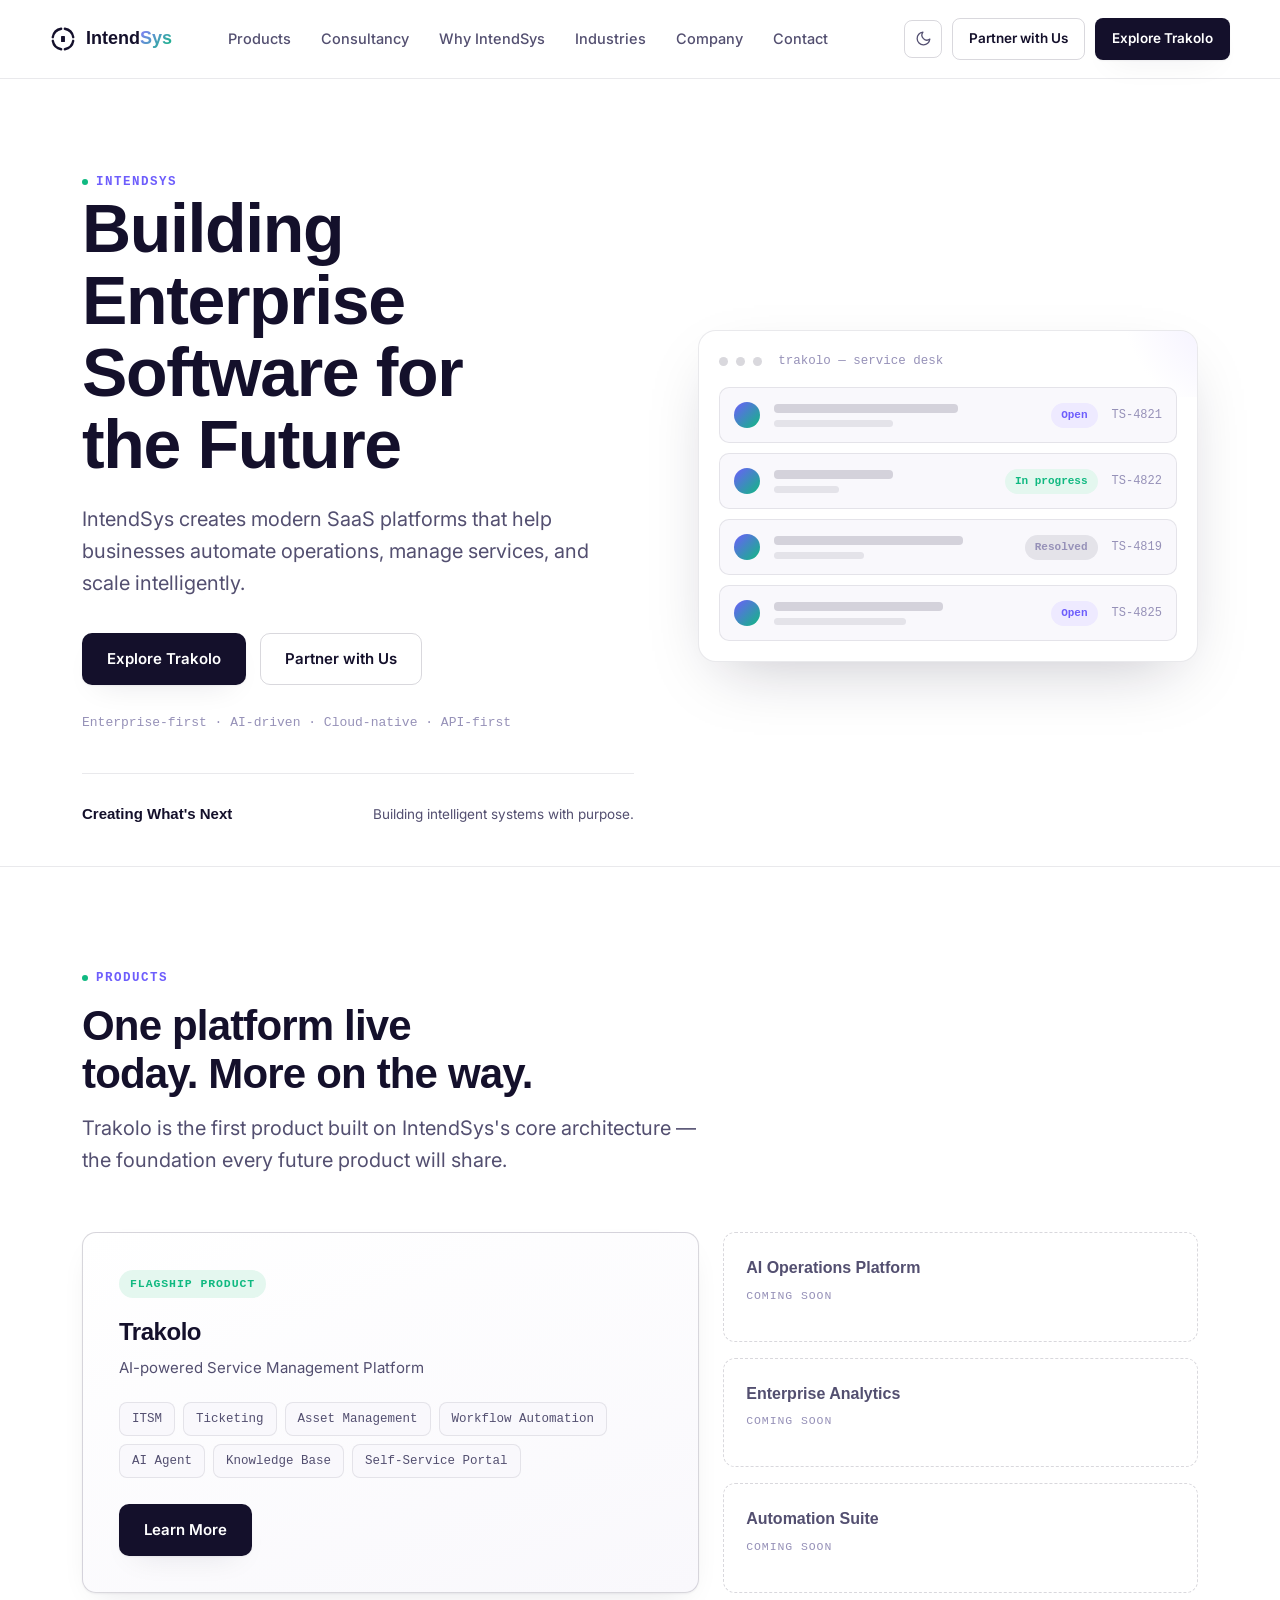
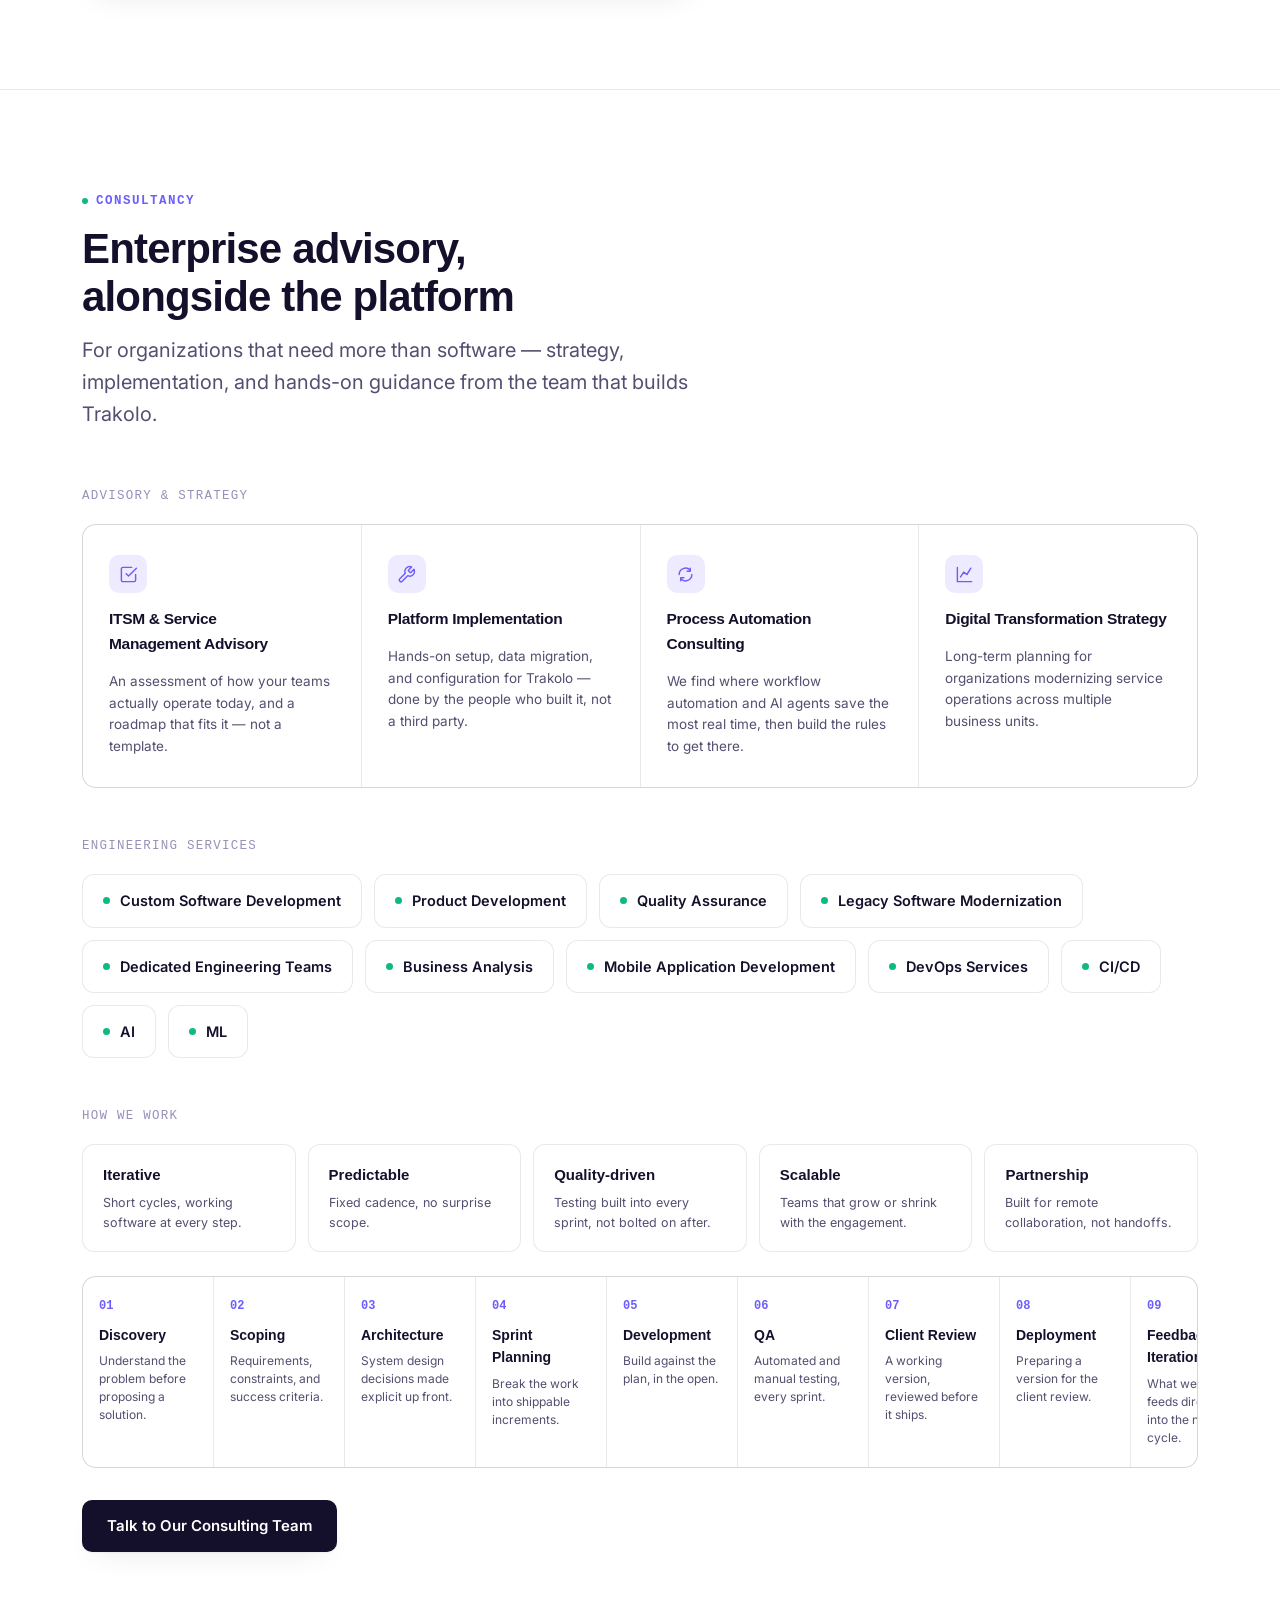
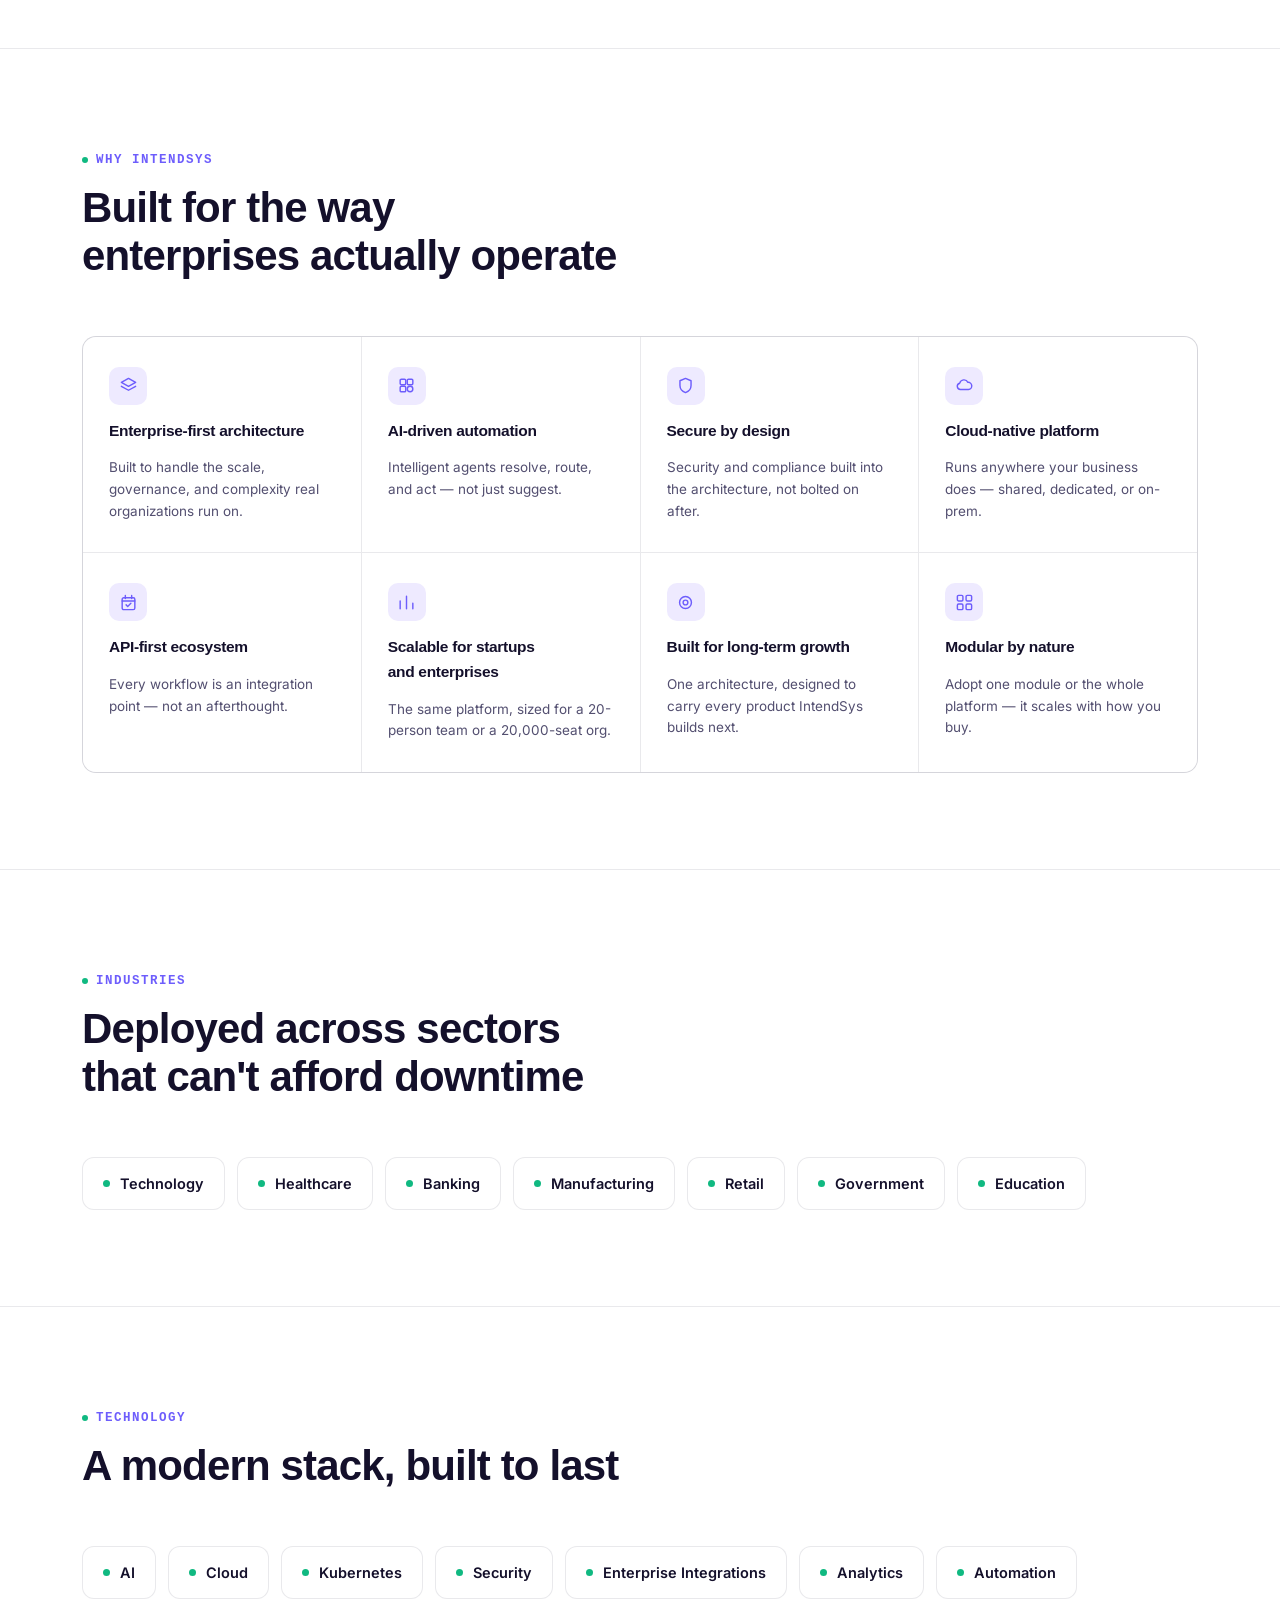
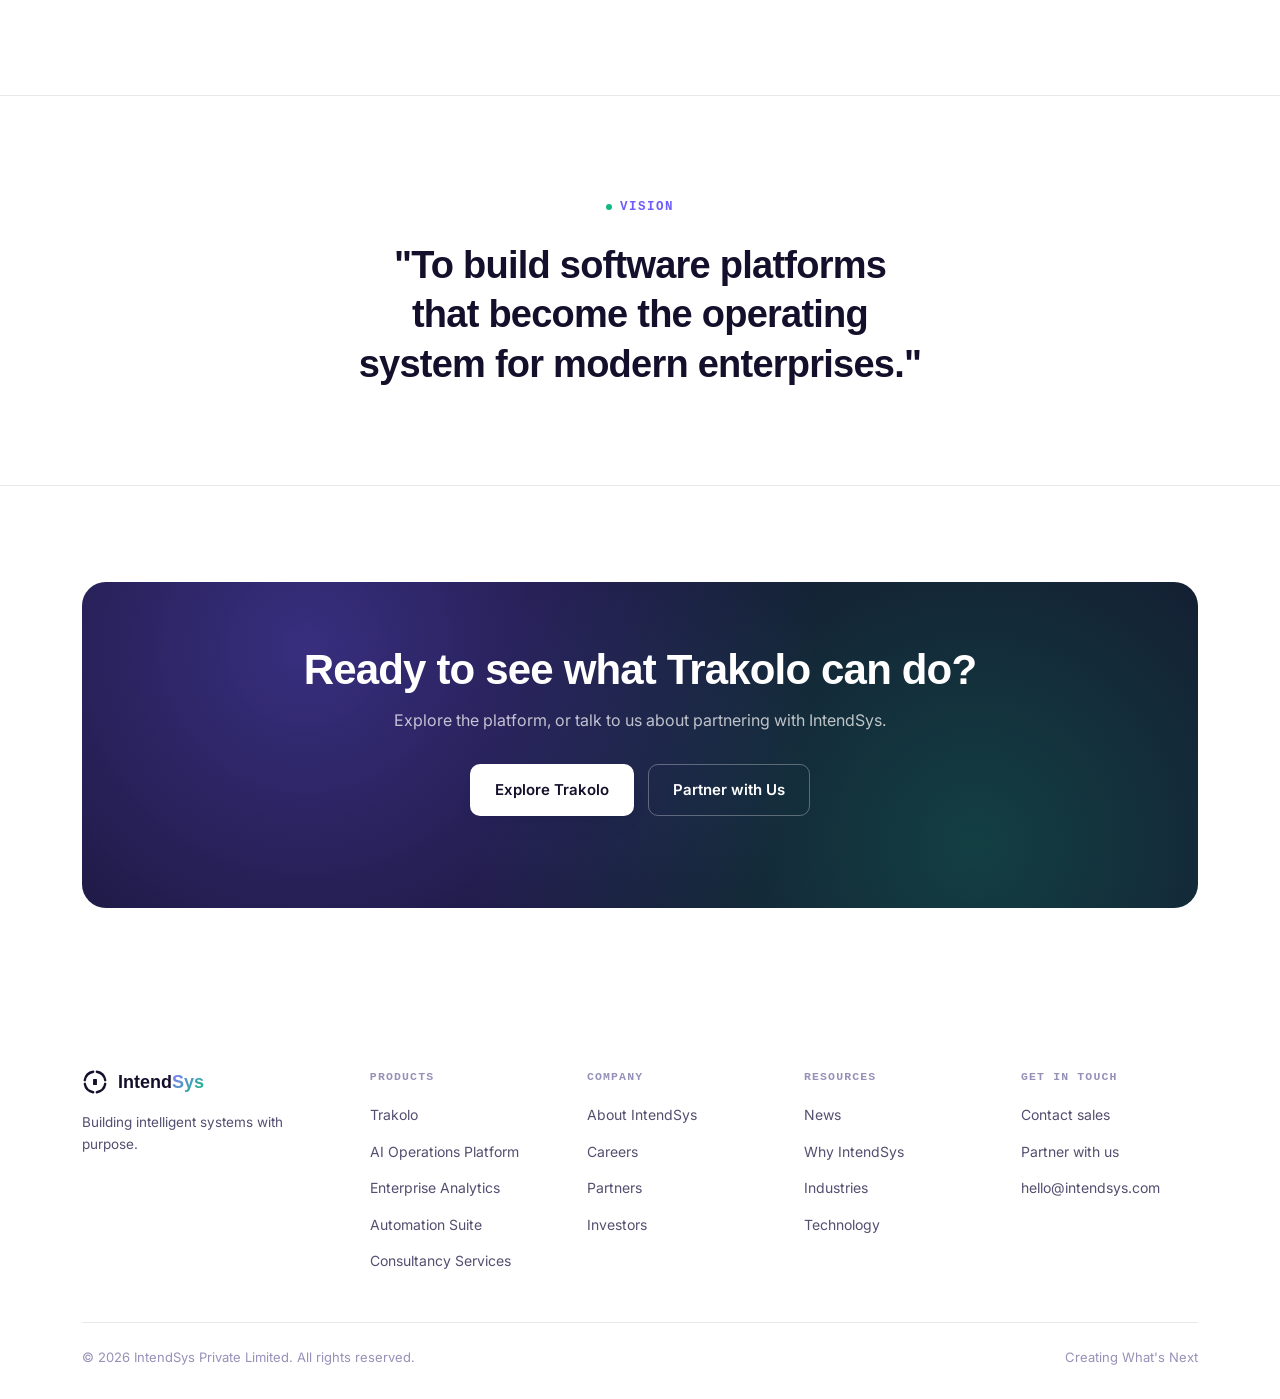
<file: index.html>
<!DOCTYPE html>
<html lang="en">
<head>
<meta charset="UTF-8">
<meta name="viewport" content="width=device-width, initial-scale=1.0">
<title>IntendSys — Enterprise Software for the Future</title>
<meta name="description" content="IntendSys builds modern SaaS platforms that help businesses automate operations, manage services, and scale intelligently. Home of Trakolo.">
<link rel="icon" href="data:image/svg+xml,%3Csvg xmlns='http://www.w3.org/2000/svg' viewBox='0 0 100 100'%3E%3Cpath d='M56.95 10.61A40 40 0 0189.39 43.05M89.39 56.95A40 40 0 0156.95 89.39M43.05 89.39A40 40 0 0110.61 56.95M10.61 43.05A40 40 0 0143.05 10.61' fill='none' stroke='%2314102B' stroke-width='9' stroke-linecap='round'/%3E%3Crect x='42.5' y='38.5' width='15' height='23' rx='2.2' fill='%2314102B'/%3E%3C/svg%3E">
<link rel="stylesheet" href="styles.css">
</head>
<body>

<header class="site-header">
  <nav class="wrap nav">
    <a href="index.html" class="logo">
      <svg viewBox="0 0 100 100"><path d="M56.95 10.61A40 40 0 0189.39 43.05M89.39 56.95A40 40 0 0156.95 89.39M43.05 89.39A40 40 0 0110.61 56.95M10.61 43.05A40 40 0 0143.05 10.61" fill="none" stroke="currentColor" stroke-width="9" stroke-linecap="round"/><rect x="42.5" y="38.5" width="15" height="23" rx="2.2" fill="currentColor"/></svg>
      <span class="logo-text">Intend<span class="accent">Sys</span></span>
    </a>
    <button class="nav-toggle" aria-label="Toggle menu" aria-expanded="false">☰</button>
    <div class="nav-links">
      <a href="index.html#products">Products</a>
      <a href="index.html#consultancy">Consultancy</a>
      <a href="index.html#why">Why IntendSys</a>
      <a href="index.html#industries">Industries</a>
      <a href="about.html">Company</a>
      <a href="contact.html">Contact</a>
    </div>
    <div class="nav-actions">
      <button class="theme-toggle" aria-label="Toggle dark mode">
        <svg class="moon" viewBox="0 0 24 24" fill="none" stroke="currentColor" stroke-width="1.8" stroke-linecap="round" stroke-linejoin="round"><path d="M21 12.79A9 9 0 1111.21 3 7 7 0 0021 12.79z"/></svg>
        <svg class="sun" viewBox="0 0 24 24" fill="none" stroke="currentColor" stroke-width="1.8" stroke-linecap="round" stroke-linejoin="round"><circle cx="12" cy="12" r="4"/><path d="M12 2v2M12 20v2M4.9 4.9l1.4 1.4M17.7 17.7l1.4 1.4M2 12h2M20 12h2M4.9 19.1l1.4-1.4M17.7 6.3l1.4-1.4"/></svg>
      </button>
      <a href="contact.html" class="btn btn-ghost btn-sm">Partner with Us</a>
      <a href="trakolo.html" class="btn btn-primary btn-sm">Explore Trakolo</a>
    </div>
  </nav>
</header>

<section class="hero">
  <div class="wrap hero-inner">
    <div>
      <span class="eyebrow">IntendSys</span>
      <h1>Building Enterprise Software for the Future</h1>
      <p class="lead">IntendSys creates modern SaaS platforms that help businesses automate operations, manage services, and scale intelligently.</p>
      <div class="hero-ctas">
        <a href="trakolo.html" class="btn btn-primary">Explore Trakolo</a>
        <a href="contact.html" class="btn btn-ghost">Partner with Us</a>
      </div>
      <div class="hero-note">Enterprise-first · AI-driven · Cloud-native · API-first</div>

      <div class="philosophy-strip">
        <span class="word">Creating What's Next</span>
        <span class="tag">Building intelligent systems with purpose.</span>
      </div>
    </div>

    <div class="mockup" aria-hidden="true">
      <div class="mockup-bar">
        <span class="mockup-dot"></span><span class="mockup-dot"></span><span class="mockup-dot"></span>
        <span class="mockup-title">trakolo — service desk</span>
      </div>
      <div class="ticket-row">
        <span class="ticket-avatar"></span>
        <div class="ticket-lines"><div class="l1"></div><div class="l2"></div></div>
        <span class="pill pill-open">Open</span>
        <span class="ticket-id">TS-4821</span>
      </div>
      <div class="ticket-row">
        <span class="ticket-avatar"></span>
        <div class="ticket-lines"><div class="l1" style="width:55%;"></div><div class="l2" style="width:30%;"></div></div>
        <span class="pill pill-progress">In progress</span>
        <span class="ticket-id">TS-4822</span>
      </div>
      <div class="ticket-row">
        <span class="ticket-avatar"></span>
        <div class="ticket-lines"><div class="l1" style="width:80%;"></div><div class="l2" style="width:38%;"></div></div>
        <span class="pill pill-done">Resolved</span>
        <span class="ticket-id">TS-4819</span>
      </div>
      <div class="ticket-row">
        <span class="ticket-avatar"></span>
        <div class="ticket-lines"><div class="l1" style="width:64%;"></div><div class="l2" style="width:50%;"></div></div>
        <span class="pill pill-open">Open</span>
        <span class="ticket-id">TS-4825</span>
      </div>
    </div>
  </div>
</section>

<section id="products">
  <div class="wrap">
    <div class="section-head">
      <span class="eyebrow">Products</span>
      <h2>One platform live today. More on the way.</h2>
      <p class="lead">Trakolo is the first product built on IntendSys's core architecture — the foundation every future product will share.</p>
    </div>

    <div class="product-grid">
      <div class="product-card flagship">
        <span class="badge">Flagship product</span>
        <h3>Trakolo</h3>
        <p class="tagline">AI-powered Service Management Platform</p>
        <div class="feature-tags">
          <span>ITSM</span><span>Ticketing</span><span>Asset Management</span>
          <span>Workflow Automation</span><span>AI Agent</span><span>Knowledge Base</span>
          <span>Self-Service Portal</span>
        </div>
        <a href="trakolo.html" class="btn btn-primary">Learn More</a>
      </div>

      <div class="coming-soon-grid">
        <div class="soon-card">
          <span class="name">AI Operations Platform</span>
          <span class="tag">Coming soon</span>
        </div>
        <div class="soon-card">
          <span class="name">Enterprise Analytics</span>
          <span class="tag">Coming soon</span>
        </div>
        <div class="soon-card">
          <span class="name">Automation Suite</span>
          <span class="tag">Coming soon</span>
        </div>
      </div>
    </div>
  </div>
</section>

<section id="consultancy">
  <div class="wrap">
    <div class="section-head">
      <span class="eyebrow">Consultancy</span>
      <h2>Enterprise advisory, alongside the platform</h2>
      <p class="lead">For organizations that need more than software — strategy, implementation, and hands-on guidance from the team that builds Trakolo.</p>
    </div>
    <div class="subhead" style="margin-top:8px;">Advisory &amp; Strategy</div>
    <div class="feature-grid">
      <div class="feature-item">
        <span class="icon"><svg viewBox="0 0 24 24" fill="none" stroke="currentColor" stroke-width="1.8" stroke-linecap="round" stroke-linejoin="round"><path d="M9 11l3 3L22 4"/><path d="M21 12v7a2 2 0 01-2 2H5a2 2 0 01-2-2V5a2 2 0 012-2h11"/></svg></span>
        <h4>ITSM &amp; Service Management Advisory</h4>
        <p>An assessment of how your teams actually operate today, and a roadmap that fits it — not a template.</p>
      </div>
      <div class="feature-item">
        <span class="icon"><svg viewBox="0 0 24 24" fill="none" stroke="currentColor" stroke-width="1.8" stroke-linecap="round" stroke-linejoin="round"><path d="M14.7 6.3a1 1 0 000 1.4l1.6 1.6a1 1 0 001.4 0l3.77-3.77a6 6 0 01-7.94 7.94l-6.91 6.91a2.12 2.12 0 01-3-3l6.91-6.91a6 6 0 017.94-7.94l-3.76 3.76z"/></svg></span>
        <h4>Platform Implementation</h4>
        <p>Hands-on setup, data migration, and configuration for Trakolo — done by the people who built it, not a third party.</p>
      </div>
      <div class="feature-item">
        <span class="icon"><svg viewBox="0 0 24 24" fill="none" stroke="currentColor" stroke-width="1.8" stroke-linecap="round" stroke-linejoin="round"><path d="M4 12a8 8 0 0114-5.3M20 12a8 8 0 01-14 5.3"/><path d="M18 4v4h-4M6 20v-4h4"/></svg></span>
        <h4>Process Automation Consulting</h4>
        <p>We find where workflow automation and AI agents save the most real time, then build the rules to get there.</p>
      </div>
      <div class="feature-item">
        <span class="icon"><svg viewBox="0 0 24 24" fill="none" stroke="currentColor" stroke-width="1.8" stroke-linecap="round" stroke-linejoin="round"><path d="M3 3v18h18"/><path d="M7 15l4-6 4 3 5-8"/></svg></span>
        <h4>Digital Transformation Strategy</h4>
        <p>Long-term planning for organizations modernizing service operations across multiple business units.</p>
      </div>
    </div>

    <div class="subhead">Engineering Services</div>
    <div class="chip-grid">
      <span class="chip"><span class="dot"></span>Custom Software Development</span>
      <span class="chip"><span class="dot"></span>Product Development</span>
      <span class="chip"><span class="dot"></span>Quality Assurance</span>
      <span class="chip"><span class="dot"></span>Legacy Software Modernization</span>
      <span class="chip"><span class="dot"></span>Dedicated Engineering Teams</span>
      <span class="chip"><span class="dot"></span>Business Analysis</span>
      <span class="chip"><span class="dot"></span>Mobile Application Development</span>
      <span class="chip"><span class="dot"></span>DevOps Services</span>
      <span class="chip"><span class="dot"></span>CI/CD</span>
      <span class="chip"><span class="dot"></span>AI</span>
      <span class="chip"><span class="dot"></span>ML</span>
    </div>

    <div class="subhead">How We Work</div>
    <div class="principle-row" style="margin-bottom:24px;">
      <div class="principle"><div class="name">Iterative</div><div class="desc">Short cycles, working software at every step.</div></div>
      <div class="principle"><div class="name">Predictable</div><div class="desc">Fixed cadence, no surprise scope.</div></div>
      <div class="principle"><div class="name">Quality-driven</div><div class="desc">Testing built into every sprint, not bolted on after.</div></div>
      <div class="principle"><div class="name">Scalable</div><div class="desc">Teams that grow or shrink with the engagement.</div></div>
      <div class="principle"><div class="name">Partnership</div><div class="desc">Built for remote collaboration, not handoffs.</div></div>
    </div>
    <div class="process-strip">
      <div class="process-step"><div class="num">01</div><div class="name">Discovery</div><div class="desc">Understand the problem before proposing a solution.</div></div>
      <div class="process-step"><div class="num">02</div><div class="name">Scoping</div><div class="desc">Requirements, constraints, and success criteria.</div></div>
      <div class="process-step"><div class="num">03</div><div class="name">Architecture</div><div class="desc">System design decisions made explicit up front.</div></div>
      <div class="process-step"><div class="num">04</div><div class="name">Sprint Planning</div><div class="desc">Break the work into shippable increments.</div></div>
      <div class="process-step"><div class="num">05</div><div class="name">Development</div><div class="desc">Build against the plan, in the open.</div></div>
      <div class="process-step"><div class="num">06</div><div class="name">QA</div><div class="desc">Automated and manual testing, every sprint.</div></div>
      <div class="process-step"><div class="num">07</div><div class="name">Client Review</div><div class="desc">A working version, reviewed before it ships.</div></div>
      <div class="process-step"><div class="num">08</div><div class="name">Deployment</div><div class="desc">Preparing a version for the client review.</div></div>
      <div class="process-step"><div class="num">09</div><div class="name">Feedback &amp; Iteration</div><div class="desc">What we learn feeds directly into the next cycle.</div></div>
    </div>

    <div style="margin-top:32px;">
      <a href="contact.html" class="btn btn-primary">Talk to Our Consulting Team</a>
    </div>
  </div>
</section>

<section id="why">
  <div class="wrap">
    <div class="section-head">
      <span class="eyebrow">Why IntendSys</span>
      <h2>Built for the way enterprises actually operate</h2>
    </div>
    <div class="feature-grid">
      <div class="feature-item">
        <span class="icon"><svg viewBox="0 0 24 24" fill="none" stroke="currentColor" stroke-width="1.8" stroke-linecap="round" stroke-linejoin="round"><path d="M12 3l9 5-9 5-9-5 9-5z"/><path d="M3 13l9 5 9-5"/></svg></span>
        <h4>Enterprise-first architecture</h4>
        <p>Built to handle the scale, governance, and complexity real organizations run on.</p>
      </div>
      <div class="feature-item">
        <span class="icon"><svg viewBox="0 0 24 24" fill="none" stroke="currentColor" stroke-width="1.8" stroke-linecap="round" stroke-linejoin="round"><rect x="4" y="4" width="7" height="7" rx="1.5"/><rect x="13" y="4" width="7" height="7" rx="1.5"/><rect x="4" y="13" width="7" height="7" rx="1.5"/><circle cx="16.5" cy="16.5" r="3.5"/></svg></span>
        <h4>AI-driven automation</h4>
        <p>Intelligent agents resolve, route, and act — not just suggest.</p>
      </div>
      <div class="feature-item">
        <span class="icon"><svg viewBox="0 0 24 24" fill="none" stroke="currentColor" stroke-width="1.8" stroke-linecap="round" stroke-linejoin="round"><path d="M12 3l7 3v6c0 4.5-3 7.5-7 9-4-1.5-7-4.5-7-9V6l7-3z"/></svg></span>
        <h4>Secure by design</h4>
        <p>Security and compliance built into the architecture, not bolted on after.</p>
      </div>
      <div class="feature-item">
        <span class="icon"><svg viewBox="0 0 24 24" fill="none" stroke="currentColor" stroke-width="1.8" stroke-linecap="round" stroke-linejoin="round"><path d="M7 17a4 4 0 01-1-7.9A5.5 5.5 0 0116.3 8 4.5 4.5 0 0117 17H7z"/></svg></span>
        <h4>Cloud-native platform</h4>
        <p>Runs anywhere your business does — shared, dedicated, or on-prem.</p>
      </div>
      <div class="feature-item">
        <span class="icon"><svg viewBox="0 0 24 24" fill="none" stroke="currentColor" stroke-width="1.8" stroke-linecap="round" stroke-linejoin="round"><path d="M8 3v4M16 3v4M4 10h16"/><rect x="4" y="6" width="16" height="15" rx="2"/><path d="M9 15l2 2 4-4"/></svg></span>
        <h4>API-first ecosystem</h4>
        <p>Every workflow is an integration point — not an afterthought.</p>
      </div>
      <div class="feature-item">
        <span class="icon"><svg viewBox="0 0 24 24" fill="none" stroke="currentColor" stroke-width="1.8" stroke-linecap="round" stroke-linejoin="round"><path d="M4 20V10M12 20V4M20 20v-7"/></svg></span>
        <h4>Scalable for startups and enterprises</h4>
        <p>The same platform, sized for a 20-person team or a 20,000-seat org.</p>
      </div>
      <div class="feature-item">
        <span class="icon"><svg viewBox="0 0 24 24" fill="none" stroke="currentColor" stroke-width="1.8" stroke-linecap="round" stroke-linejoin="round"><circle cx="12" cy="12" r="3"/><circle cx="12" cy="12" r="7.5"/></svg></span>
        <h4>Built for long-term growth</h4>
        <p>One architecture, designed to carry every product IntendSys builds next.</p>
      </div>
      <div class="feature-item">
        <span class="icon"><svg viewBox="0 0 24 24" fill="none" stroke="currentColor" stroke-width="1.8" stroke-linecap="round" stroke-linejoin="round"><rect x="3" y="3" width="7" height="7" rx="1.5"/><rect x="14" y="3" width="7" height="7" rx="1.5"/><rect x="3" y="14" width="7" height="7" rx="1.5"/><rect x="14" y="14" width="7" height="7" rx="1.5"/></svg></span>
        <h4>Modular by nature</h4>
        <p>Adopt one module or the whole platform — it scales with how you buy.</p>
      </div>
    </div>
  </div>
</section>

<section id="industries">
  <div class="wrap">
    <div class="section-head">
      <span class="eyebrow">Industries</span>
      <h2>Deployed across sectors that can't afford downtime</h2>
    </div>
    <div class="chip-grid">
      <span class="chip"><span class="dot"></span>Technology</span>
      <span class="chip"><span class="dot"></span>Healthcare</span>
      <span class="chip"><span class="dot"></span>Banking</span>
      <span class="chip"><span class="dot"></span>Manufacturing</span>
      <span class="chip"><span class="dot"></span>Retail</span>
      <span class="chip"><span class="dot"></span>Government</span>
      <span class="chip"><span class="dot"></span>Education</span>
    </div>
  </div>
</section>

<section id="technology">
  <div class="wrap">
    <div class="section-head">
      <span class="eyebrow">Technology</span>
      <h2>A modern stack, built to last</h2>
    </div>
    <div class="chip-grid">
      <span class="chip"><span class="dot"></span>AI</span>
      <span class="chip"><span class="dot"></span>Cloud</span>
      <span class="chip"><span class="dot"></span>Kubernetes</span>
      <span class="chip"><span class="dot"></span>Security</span>
      <span class="chip"><span class="dot"></span>Enterprise Integrations</span>
      <span class="chip"><span class="dot"></span>Analytics</span>
      <span class="chip"><span class="dot"></span>Automation</span>
    </div>
  </div>
</section>

<section class="vision">
  <div class="wrap vision-inner">
    <span class="eyebrow">Vision</span>
    <blockquote>"To build software platforms that become the operating system for modern enterprises."</blockquote>
  </div>
</section>

<section>
  <div class="wrap">
    <div class="cta-band">
      <h2>Ready to see what Trakolo can do?</h2>
      <p>Explore the platform, or talk to us about partnering with IntendSys.</p>
      <div class="hero-ctas">
        <a href="trakolo.html" class="btn btn-primary">Explore Trakolo</a>
        <a href="contact.html" class="btn btn-ghost">Partner with Us</a>
      </div>
    </div>
  </div>
</section>

<footer>
  <div class="wrap">
    <div class="footer-top">
      <div class="footer-brand">
        <a href="index.html" class="logo">
          <svg viewBox="0 0 100 100"><path d="M56.95 10.61A40 40 0 0189.39 43.05M89.39 56.95A40 40 0 0156.95 89.39M43.05 89.39A40 40 0 0110.61 56.95M10.61 43.05A40 40 0 0143.05 10.61" fill="none" stroke="currentColor" stroke-width="9" stroke-linecap="round"/><rect x="42.5" y="38.5" width="15" height="23" rx="2.2" fill="currentColor"/></svg>
          <span class="logo-text">Intend<span class="accent">Sys</span></span>
        </a>
        <p>Building intelligent systems with purpose.</p>
      </div>
      <div class="footer-col">
        <h5>Products</h5>
        <ul>
          <li><a href="trakolo.html">Trakolo</a></li>
          <li><a href="index.html#products">AI Operations Platform</a></li>
          <li><a href="index.html#products">Enterprise Analytics</a></li>
          <li><a href="index.html#products">Automation Suite</a></li>
          <li><a href="index.html#consultancy">Consultancy Services</a></li>
        </ul>
      </div>
      <div class="footer-col">
        <h5>Company</h5>
        <ul>
          <li><a href="about.html">About IntendSys</a></li>
          <li><a href="about.html#careers">Careers</a></li>
          <li><a href="about.html#partners">Partners</a></li>
          <li><a href="about.html#investors">Investors</a></li>
        </ul>
      </div>
      <div class="footer-col">
        <h5>Resources</h5>
        <ul>
          <li><a href="about.html#news">News</a></li>
          <li><a href="index.html#why">Why IntendSys</a></li>
          <li><a href="index.html#industries">Industries</a></li>
          <li><a href="index.html#technology">Technology</a></li>
        </ul>
      </div>
      <div class="footer-col">
        <h5>Get in touch</h5>
        <ul>
          <li><a href="contact.html">Contact sales</a></li>
          <li><a href="contact.html">Partner with us</a></li>
          <li><a href="mailto:hello@intendsys.com">hello@intendsys.com</a></li>
        </ul>
      </div>
    </div>
    <div class="footer-bottom">
      <span>© 2026 IntendSys Private Limited. All rights reserved.</span>
      <span>Creating What's Next</span>
    </div>
  </div>
</footer>

<script src="nav.js"></script>
</body>
</html>
</file>
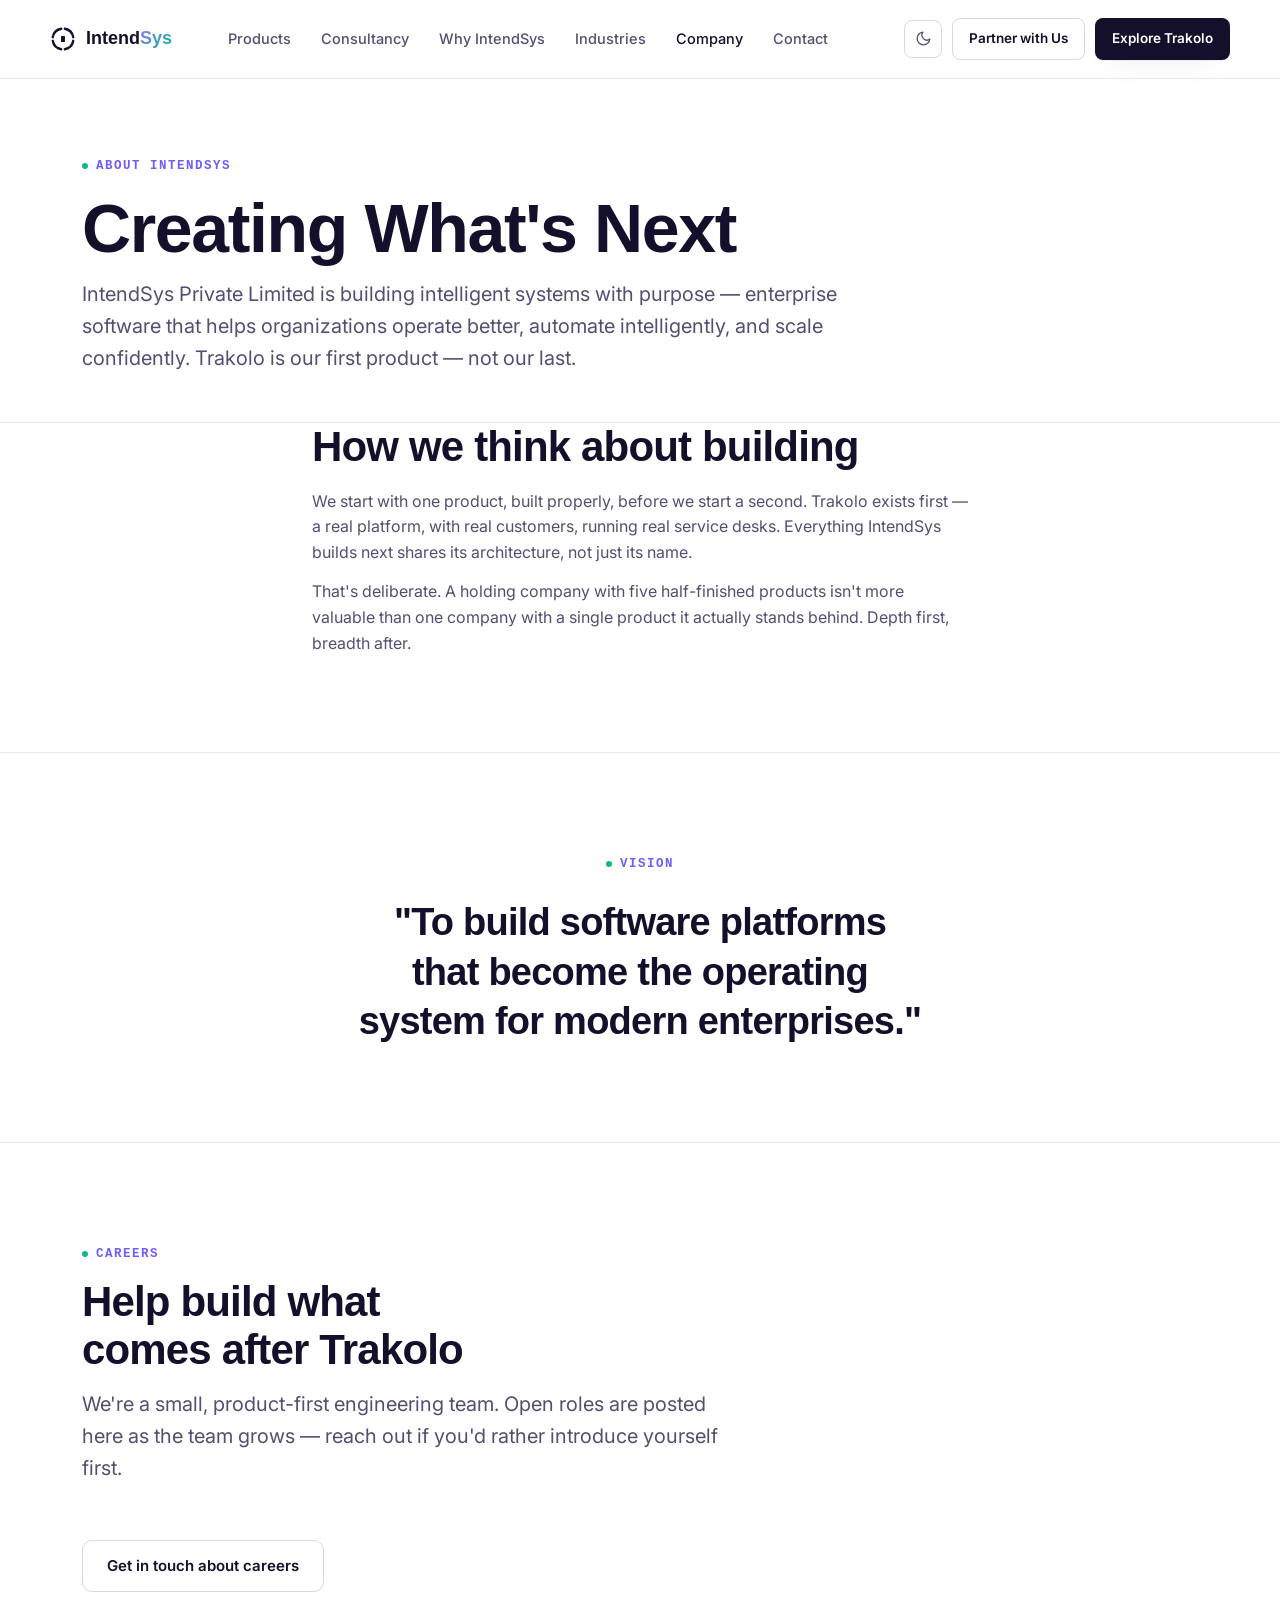
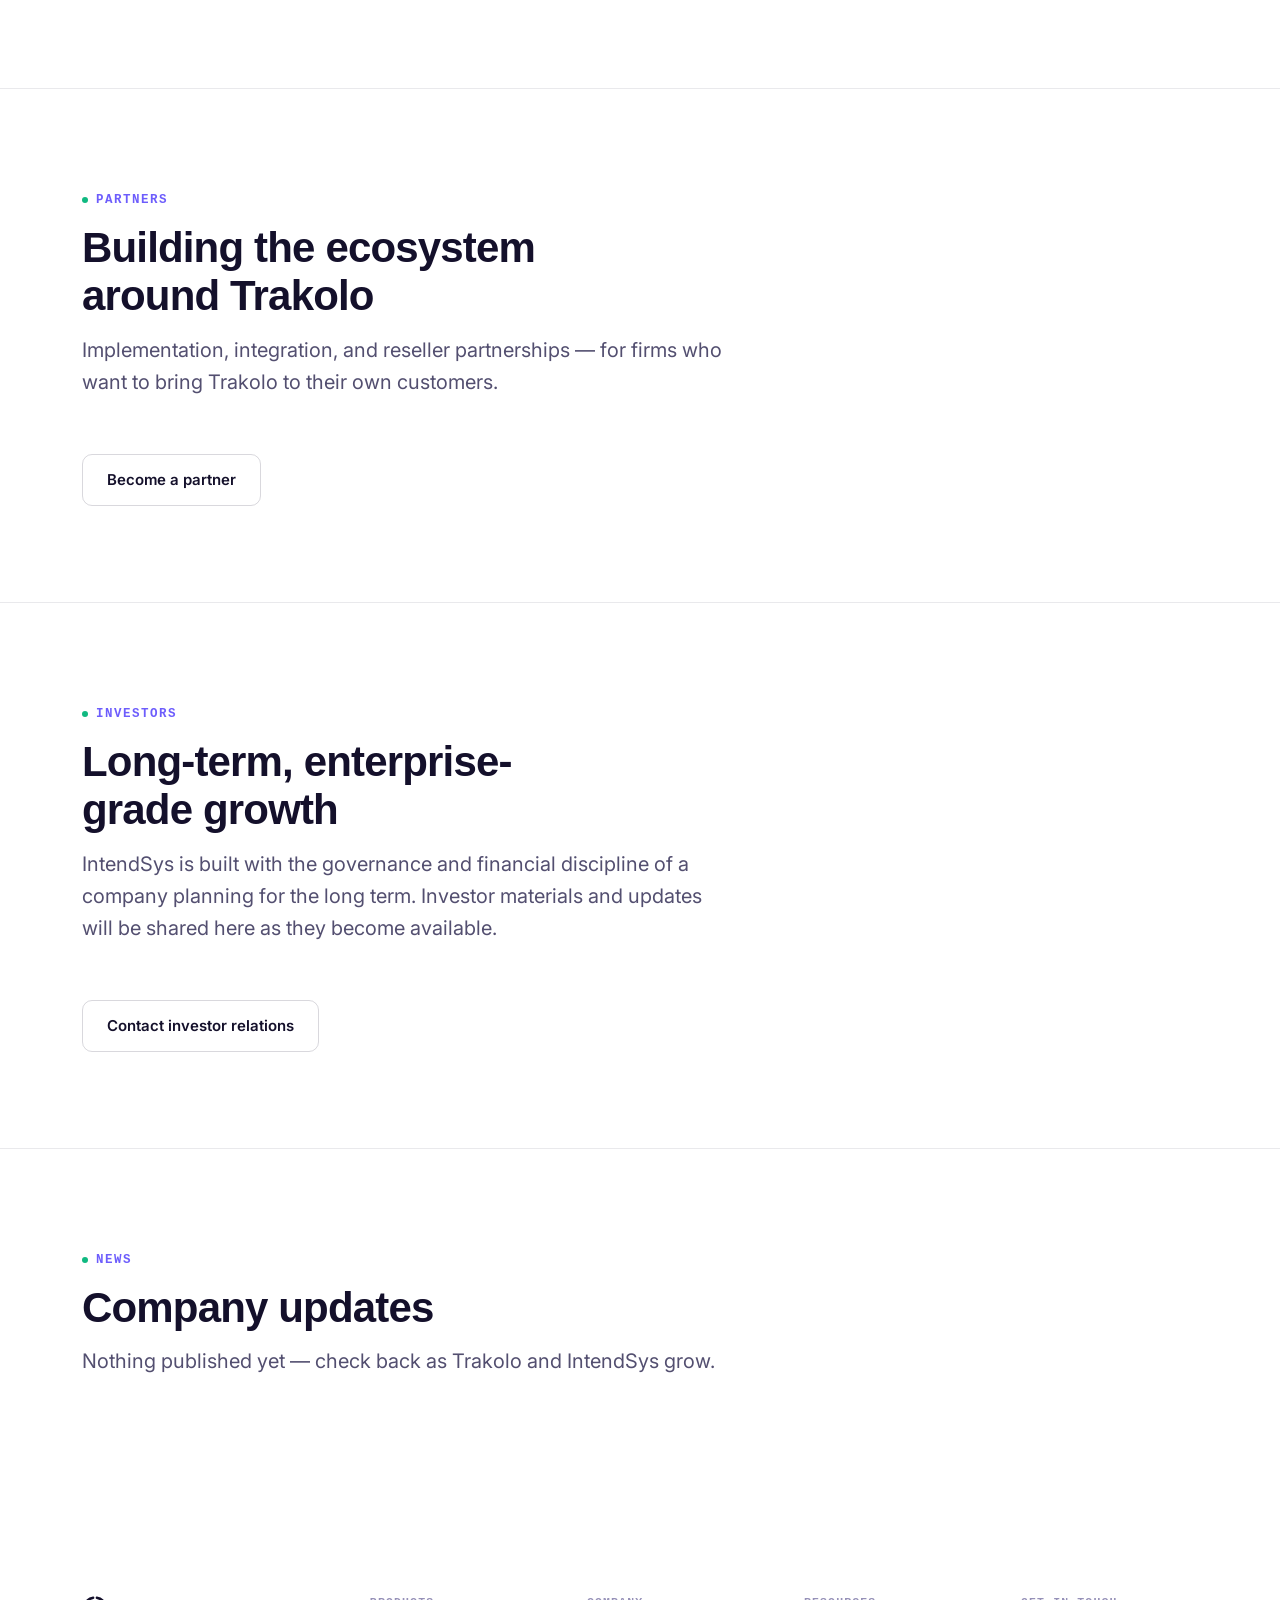
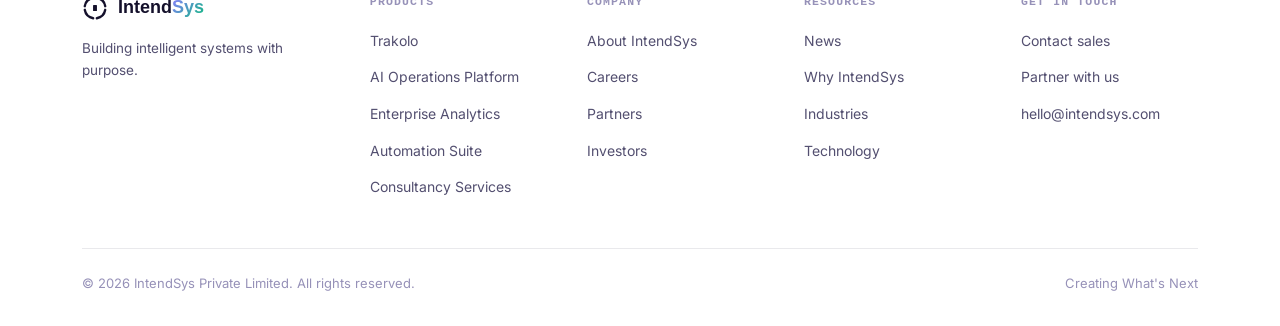
<file: about.html>
<!DOCTYPE html>
<html lang="en">
<head>
<meta charset="UTF-8">
<meta name="viewport" content="width=device-width, initial-scale=1.0">
<title>About IntendSys — Creating What's Next</title>
<meta name="description" content="IntendSys Private Limited — the company behind Trakolo. Our vision, careers, partners, investors, and news.">
<link rel="icon" href="data:image/svg+xml,%3Csvg xmlns='http://www.w3.org/2000/svg' viewBox='0 0 100 100'%3E%3Cpath d='M56.95 10.61A40 40 0 0189.39 43.05M89.39 56.95A40 40 0 0156.95 89.39M43.05 89.39A40 40 0 0110.61 56.95M10.61 43.05A40 40 0 0143.05 10.61' fill='none' stroke='%2314102B' stroke-width='9' stroke-linecap='round'/%3E%3Crect x='42.5' y='38.5' width='15' height='23' rx='2.2' fill='%2314102B'/%3E%3C/svg%3E">
<link rel="stylesheet" href="styles.css">
</head>
<body>

<header class="site-header">
  <nav class="wrap nav">
    <a href="index.html" class="logo">
      <svg viewBox="0 0 100 100"><path d="M56.95 10.61A40 40 0 0189.39 43.05M89.39 56.95A40 40 0 0156.95 89.39M43.05 89.39A40 40 0 0110.61 56.95M10.61 43.05A40 40 0 0143.05 10.61" fill="none" stroke="currentColor" stroke-width="9" stroke-linecap="round"/><rect x="42.5" y="38.5" width="15" height="23" rx="2.2" fill="currentColor"/></svg>
      <span class="logo-text">Intend<span class="accent">Sys</span></span>
    </a>
    <button class="nav-toggle" aria-label="Toggle menu" aria-expanded="false">☰</button>
    <div class="nav-links">
      <a href="index.html#products">Products</a>
      <a href="index.html#consultancy">Consultancy</a>
      <a href="index.html#why">Why IntendSys</a>
      <a href="index.html#industries">Industries</a>
      <a href="about.html" class="current">Company</a>
      <a href="contact.html">Contact</a>
    </div>
    <div class="nav-actions">
      <button class="theme-toggle" aria-label="Toggle dark mode">
        <svg class="moon" viewBox="0 0 24 24" fill="none" stroke="currentColor" stroke-width="1.8" stroke-linecap="round" stroke-linejoin="round"><path d="M21 12.79A9 9 0 1111.21 3 7 7 0 0021 12.79z"/></svg>
        <svg class="sun" viewBox="0 0 24 24" fill="none" stroke="currentColor" stroke-width="1.8" stroke-linecap="round" stroke-linejoin="round"><circle cx="12" cy="12" r="4"/><path d="M12 2v2M12 20v2M4.9 4.9l1.4 1.4M17.7 17.7l1.4 1.4M2 12h2M20 12h2M4.9 19.1l1.4-1.4M17.7 6.3l1.4-1.4"/></svg>
      </button>
      <a href="contact.html" class="btn btn-ghost btn-sm">Partner with Us</a>
      <a href="trakolo.html" class="btn btn-primary btn-sm">Explore Trakolo</a>
    </div>
  </nav>
</header>

<section class="page-header">
  <div class="wrap">
    <span class="eyebrow">About IntendSys</span>
    <h1>Creating What's Next</h1>
    <p class="lead">IntendSys Private Limited is building intelligent systems with purpose — enterprise software that helps organizations operate better, automate intelligently, and scale confidently. Trakolo is our first product — not our last.</p>
  </div>
</section>

<section style="padding-top:0;">
  <div class="wrap vision-inner" style="text-align:left; max-width:720px;">
    <h2 style="margin-bottom:18px;">How we think about building</h2>
    <p style="margin-bottom:14px;">We start with one product, built properly, before we start a second. Trakolo exists first — a real platform, with real customers, running real service desks. Everything IntendSys builds next shares its architecture, not just its name.</p>
    <p>That's deliberate. A holding company with five half-finished products isn't more valuable than one company with a single product it actually stands behind. Depth first, breadth after.</p>
  </div>
</section>

<section class="vision" id="vision">
  <div class="wrap vision-inner">
    <span class="eyebrow">Vision</span>
    <blockquote>"To build software platforms that become the operating system for modern enterprises."</blockquote>
  </div>
</section>

<section id="careers">
  <div class="wrap">
    <div class="section-head">
      <span class="eyebrow">Careers</span>
      <h2>Help build what comes after Trakolo</h2>
      <p class="lead">We're a small, product-first engineering team. Open roles are posted here as the team grows — reach out if you'd rather introduce yourself first.</p>
    </div>
    <a href="contact.html" class="btn btn-ghost">Get in touch about careers</a>
  </div>
</section>

<section id="partners">
  <div class="wrap">
    <div class="section-head">
      <span class="eyebrow">Partners</span>
      <h2>Building the ecosystem around Trakolo</h2>
      <p class="lead">Implementation, integration, and reseller partnerships — for firms who want to bring Trakolo to their own customers.</p>
    </div>
    <a href="contact.html" class="btn btn-ghost">Become a partner</a>
  </div>
</section>

<section id="investors">
  <div class="wrap">
    <div class="section-head">
      <span class="eyebrow">Investors</span>
      <h2>Long-term, enterprise-grade growth</h2>
      <p class="lead">IntendSys is built with the governance and financial discipline of a company planning for the long term. Investor materials and updates will be shared here as they become available.</p>
    </div>
    <a href="contact.html" class="btn btn-ghost">Contact investor relations</a>
  </div>
</section>

<section id="news">
  <div class="wrap">
    <div class="section-head">
      <span class="eyebrow">News</span>
      <h2>Company updates</h2>
      <p class="lead">Nothing published yet — check back as Trakolo and IntendSys grow.</p>
    </div>
  </div>
</section>

<footer>
  <div class="wrap">
    <div class="footer-top">
      <div class="footer-brand">
        <a href="index.html" class="logo">
          <svg viewBox="0 0 100 100"><path d="M56.95 10.61A40 40 0 0189.39 43.05M89.39 56.95A40 40 0 0156.95 89.39M43.05 89.39A40 40 0 0110.61 56.95M10.61 43.05A40 40 0 0143.05 10.61" fill="none" stroke="currentColor" stroke-width="9" stroke-linecap="round"/><rect x="42.5" y="38.5" width="15" height="23" rx="2.2" fill="currentColor"/></svg>
          <span class="logo-text">Intend<span class="accent">Sys</span></span>
        </a>
        <p>Building intelligent systems with purpose.</p>
      </div>
      <div class="footer-col">
        <h5>Products</h5>
        <ul>
          <li><a href="trakolo.html">Trakolo</a></li>
          <li><a href="index.html#products">AI Operations Platform</a></li>
          <li><a href="index.html#products">Enterprise Analytics</a></li>
          <li><a href="index.html#products">Automation Suite</a></li>
          <li><a href="index.html#consultancy">Consultancy Services</a></li>
        </ul>
      </div>
      <div class="footer-col">
        <h5>Company</h5>
        <ul>
          <li><a href="about.html">About IntendSys</a></li>
          <li><a href="about.html#careers">Careers</a></li>
          <li><a href="about.html#partners">Partners</a></li>
          <li><a href="about.html#investors">Investors</a></li>
        </ul>
      </div>
      <div class="footer-col">
        <h5>Resources</h5>
        <ul>
          <li><a href="about.html#news">News</a></li>
          <li><a href="index.html#why">Why IntendSys</a></li>
          <li><a href="index.html#industries">Industries</a></li>
          <li><a href="index.html#technology">Technology</a></li>
        </ul>
      </div>
      <div class="footer-col">
        <h5>Get in touch</h5>
        <ul>
          <li><a href="contact.html">Contact sales</a></li>
          <li><a href="contact.html">Partner with us</a></li>
          <li><a href="mailto:hello@intendsys.com">hello@intendsys.com</a></li>
        </ul>
      </div>
    </div>
    <div class="footer-bottom">
      <span>© 2026 IntendSys Private Limited. All rights reserved.</span>
      <span>Creating What's Next</span>
    </div>
  </div>
</footer>

<script src="nav.js"></script>
</body>
</html>
</file>
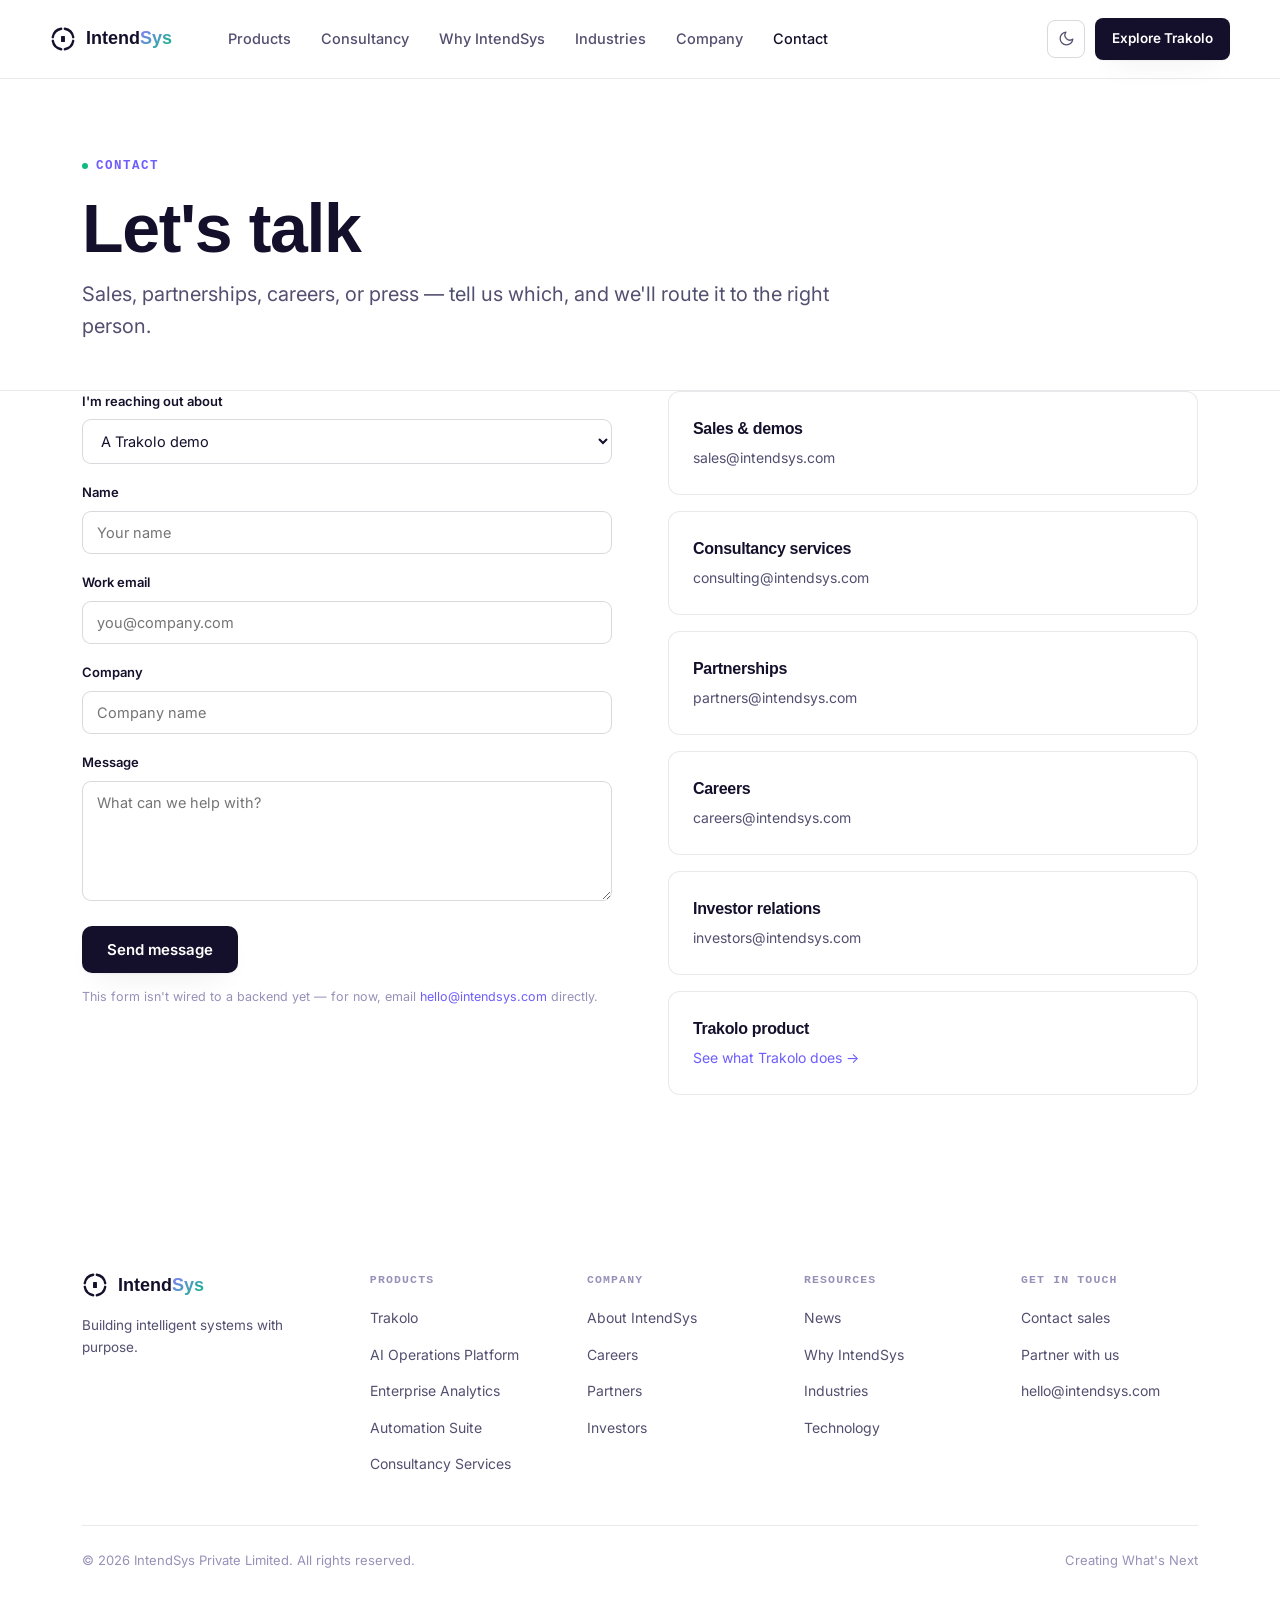
<file: contact.html>
<!DOCTYPE html>
<html lang="en">
<head>
<meta charset="UTF-8">
<meta name="viewport" content="width=device-width, initial-scale=1.0">
<title>Contact — IntendSys</title>
<meta name="description" content="Talk to IntendSys about Trakolo, partnerships, or careers.">
<link rel="icon" href="data:image/svg+xml,%3Csvg xmlns='http://www.w3.org/2000/svg' viewBox='0 0 100 100'%3E%3Cpath d='M56.95 10.61A40 40 0 0189.39 43.05M89.39 56.95A40 40 0 0156.95 89.39M43.05 89.39A40 40 0 0110.61 56.95M10.61 43.05A40 40 0 0143.05 10.61' fill='none' stroke='%2314102B' stroke-width='9' stroke-linecap='round'/%3E%3Crect x='42.5' y='38.5' width='15' height='23' rx='2.2' fill='%2314102B'/%3E%3C/svg%3E">
<link rel="stylesheet" href="styles.css">
<style>
  .contact-grid{ display:grid; grid-template-columns: 1fr 1fr; gap:56px; }
  .field{ margin-bottom:18px; }
  .field label{ display:block; font-size:13px; font-weight:600; color:var(--ink); margin-bottom:8px; }
  .field input, .field textarea, .field select{
    width:100%; padding:12px 14px; border-radius:9px; border:1px solid var(--line-strong);
    background: var(--panel-raised); color: var(--ink); font-family: var(--sans); font-size:14.5px;
  }
  .field textarea{ min-height:120px; resize:vertical; }
  .contact-card{ padding:24px; border:1px solid var(--line); border-radius:12px; background:var(--panel-raised); margin-bottom:16px; }
  .contact-card h4{ margin-bottom:6px; }
  .contact-card p{ font-size:14px; margin:0; }
  .form-note{ font-size:12.5px; color:var(--ink-faint); margin-top:14px; }
  @media (max-width: 900px){ .contact-grid{ grid-template-columns:1fr; } }
</style>
</head>
<body>

<header class="site-header">
  <nav class="wrap nav">
    <a href="index.html" class="logo">
      <svg viewBox="0 0 100 100"><path d="M56.95 10.61A40 40 0 0189.39 43.05M89.39 56.95A40 40 0 0156.95 89.39M43.05 89.39A40 40 0 0110.61 56.95M10.61 43.05A40 40 0 0143.05 10.61" fill="none" stroke="currentColor" stroke-width="9" stroke-linecap="round"/><rect x="42.5" y="38.5" width="15" height="23" rx="2.2" fill="currentColor"/></svg>
      <span class="logo-text">Intend<span class="accent">Sys</span></span>
    </a>
    <button class="nav-toggle" aria-label="Toggle menu" aria-expanded="false">☰</button>
    <div class="nav-links">
      <a href="index.html#products">Products</a>
      <a href="index.html#consultancy">Consultancy</a>
      <a href="index.html#why">Why IntendSys</a>
      <a href="index.html#industries">Industries</a>
      <a href="about.html">Company</a>
      <a href="contact.html" class="current">Contact</a>
    </div>
    <div class="nav-actions">
      <button class="theme-toggle" aria-label="Toggle dark mode">
        <svg class="moon" viewBox="0 0 24 24" fill="none" stroke="currentColor" stroke-width="1.8" stroke-linecap="round" stroke-linejoin="round"><path d="M21 12.79A9 9 0 1111.21 3 7 7 0 0021 12.79z"/></svg>
        <svg class="sun" viewBox="0 0 24 24" fill="none" stroke="currentColor" stroke-width="1.8" stroke-linecap="round" stroke-linejoin="round"><circle cx="12" cy="12" r="4"/><path d="M12 2v2M12 20v2M4.9 4.9l1.4 1.4M17.7 17.7l1.4 1.4M2 12h2M20 12h2M4.9 19.1l1.4-1.4M17.7 6.3l1.4-1.4"/></svg>
      </button>
      <a href="trakolo.html" class="btn btn-primary btn-sm">Explore Trakolo</a>
    </div>
  </nav>
</header>

<section class="page-header">
  <div class="wrap">
    <span class="eyebrow">Contact</span>
    <h1>Let's talk</h1>
    <p class="lead">Sales, partnerships, careers, or press — tell us which, and we'll route it to the right person.</p>
  </div>
</section>

<section style="padding-top:0;">
  <div class="wrap contact-grid">
    <form>
      <div class="field">
        <label for="reason">I'm reaching out about</label>
        <select id="reason">
          <option>A Trakolo demo</option>
          <option>Consultancy services</option>
          <option>Partnering with IntendSys</option>
          <option>Careers</option>
          <option>Investor relations</option>
          <option>Press</option>
          <option>Something else</option>
        </select>
      </div>
      <div class="field">
        <label for="name">Name</label>
        <input id="name" type="text" placeholder="Your name">
      </div>
      <div class="field">
        <label for="email">Work email</label>
        <input id="email" type="email" placeholder="you@company.com">
      </div>
      <div class="field">
        <label for="company">Company</label>
        <input id="company" type="text" placeholder="Company name">
      </div>
      <div class="field">
        <label for="message">Message</label>
        <textarea id="message" placeholder="What can we help with?"></textarea>
      </div>
      <button type="submit" class="btn btn-primary">Send message</button>
      <p class="form-note">This form isn't wired to a backend yet — for now, email <a href="mailto:hello@intendsys.com" style="color:var(--blue);">hello@intendsys.com</a> directly.</p>
    </form>

    <div>
      <div class="contact-card">
        <h4>Sales &amp; demos</h4>
        <p>sales@intendsys.com</p>
      </div>
      <div class="contact-card">
        <h4>Consultancy services</h4>
        <p>consulting@intendsys.com</p>
      </div>
      <div class="contact-card">
        <h4>Partnerships</h4>
        <p>partners@intendsys.com</p>
      </div>
      <div class="contact-card">
        <h4>Careers</h4>
        <p>careers@intendsys.com</p>
      </div>
      <div class="contact-card">
        <h4>Investor relations</h4>
        <p>investors@intendsys.com</p>
      </div>
      <div class="contact-card">
        <h4>Trakolo product</h4>
        <p><a href="trakolo.html" style="color:var(--blue);">See what Trakolo does →</a></p>
      </div>
    </div>
  </div>
</section>

<footer>
  <div class="wrap">
    <div class="footer-top">
      <div class="footer-brand">
        <a href="index.html" class="logo">
          <svg viewBox="0 0 100 100"><path d="M56.95 10.61A40 40 0 0189.39 43.05M89.39 56.95A40 40 0 0156.95 89.39M43.05 89.39A40 40 0 0110.61 56.95M10.61 43.05A40 40 0 0143.05 10.61" fill="none" stroke="currentColor" stroke-width="9" stroke-linecap="round"/><rect x="42.5" y="38.5" width="15" height="23" rx="2.2" fill="currentColor"/></svg>
          <span class="logo-text">Intend<span class="accent">Sys</span></span>
        </a>
        <p>Building intelligent systems with purpose.</p>
      </div>
      <div class="footer-col">
        <h5>Products</h5>
        <ul>
          <li><a href="trakolo.html">Trakolo</a></li>
          <li><a href="index.html#products">AI Operations Platform</a></li>
          <li><a href="index.html#products">Enterprise Analytics</a></li>
          <li><a href="index.html#products">Automation Suite</a></li>
          <li><a href="index.html#consultancy">Consultancy Services</a></li>
        </ul>
      </div>
      <div class="footer-col">
        <h5>Company</h5>
        <ul>
          <li><a href="about.html">About IntendSys</a></li>
          <li><a href="about.html#careers">Careers</a></li>
          <li><a href="about.html#partners">Partners</a></li>
          <li><a href="about.html#investors">Investors</a></li>
        </ul>
      </div>
      <div class="footer-col">
        <h5>Resources</h5>
        <ul>
          <li><a href="about.html#news">News</a></li>
          <li><a href="index.html#why">Why IntendSys</a></li>
          <li><a href="index.html#industries">Industries</a></li>
          <li><a href="index.html#technology">Technology</a></li>
        </ul>
      </div>
      <div class="footer-col">
        <h5>Get in touch</h5>
        <ul>
          <li><a href="contact.html">Contact sales</a></li>
          <li><a href="contact.html">Partner with us</a></li>
          <li><a href="mailto:hello@intendsys.com">hello@intendsys.com</a></li>
        </ul>
      </div>
    </div>
    <div class="footer-bottom">
      <span>© 2026 IntendSys Private Limited. All rights reserved.</span>
      <span>Creating What's Next</span>
    </div>
  </div>
</footer>

<script src="nav.js"></script>
</body>
</html>
</file>
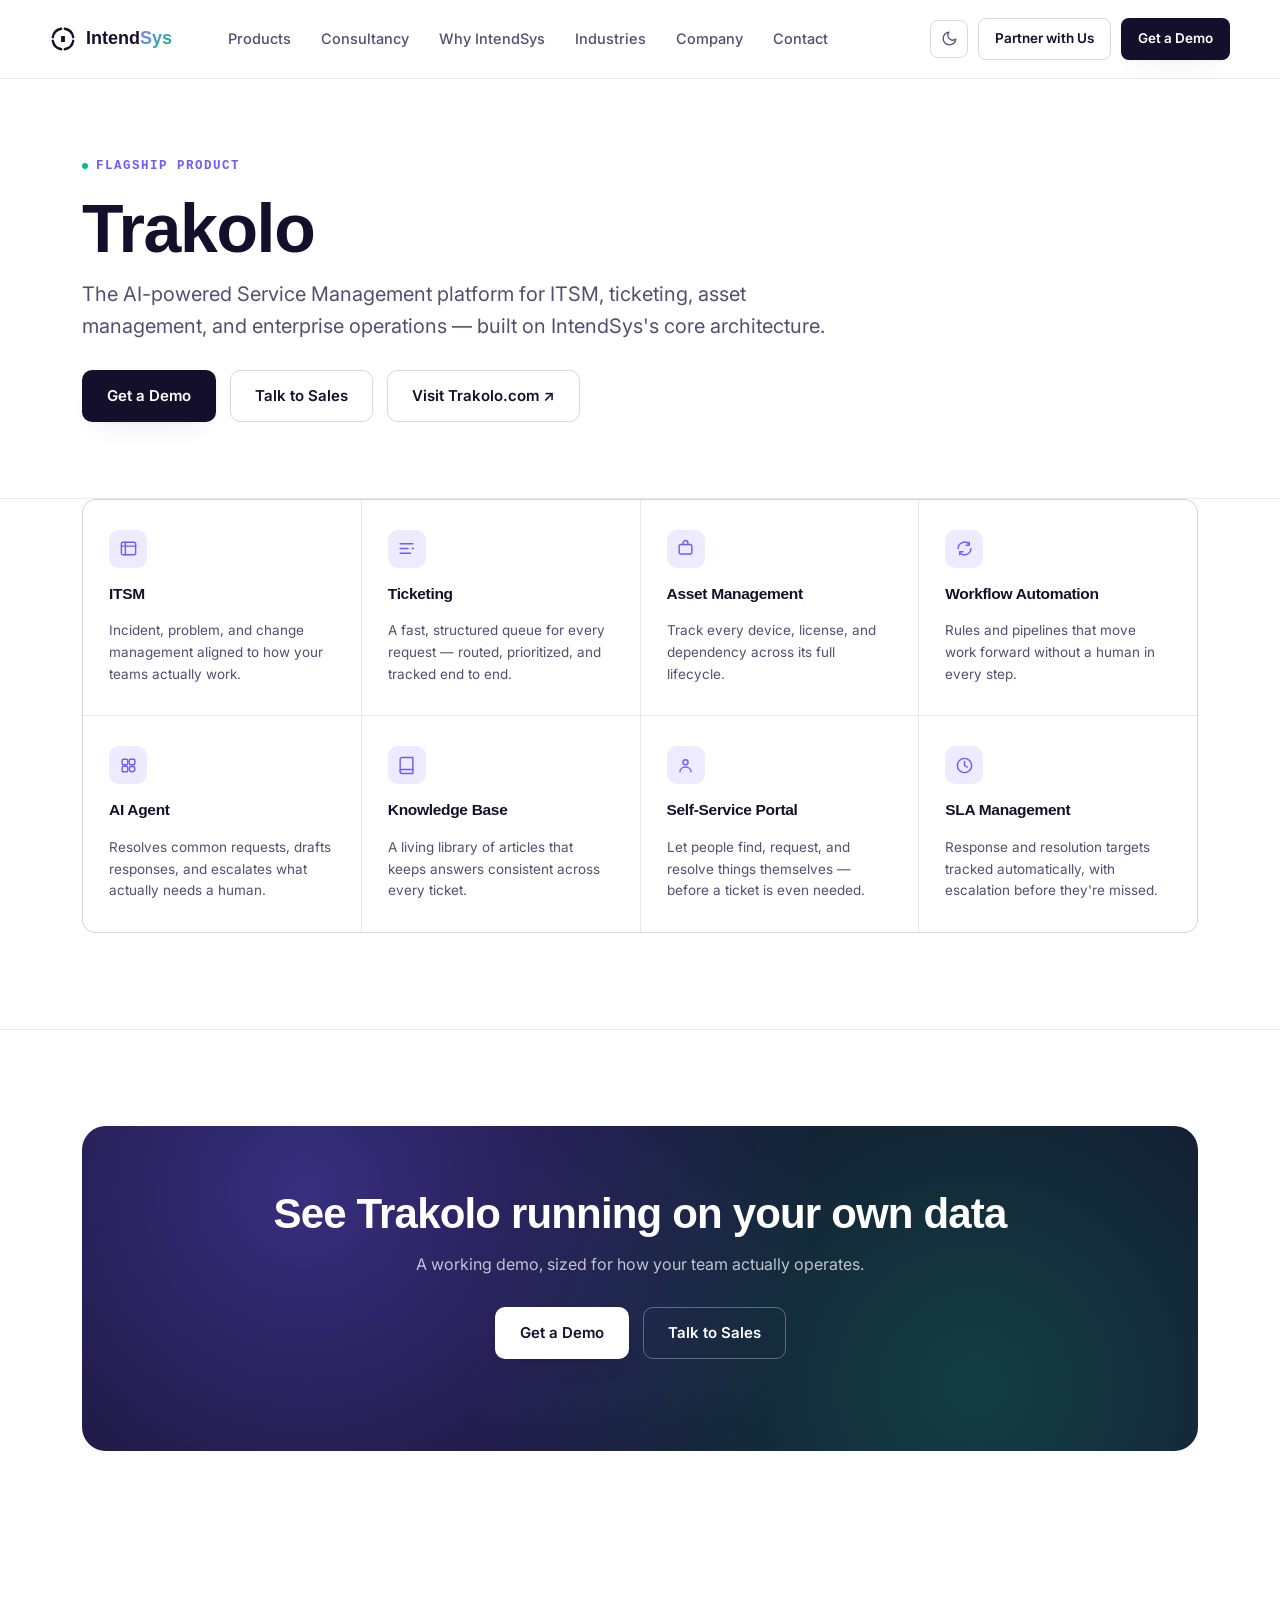
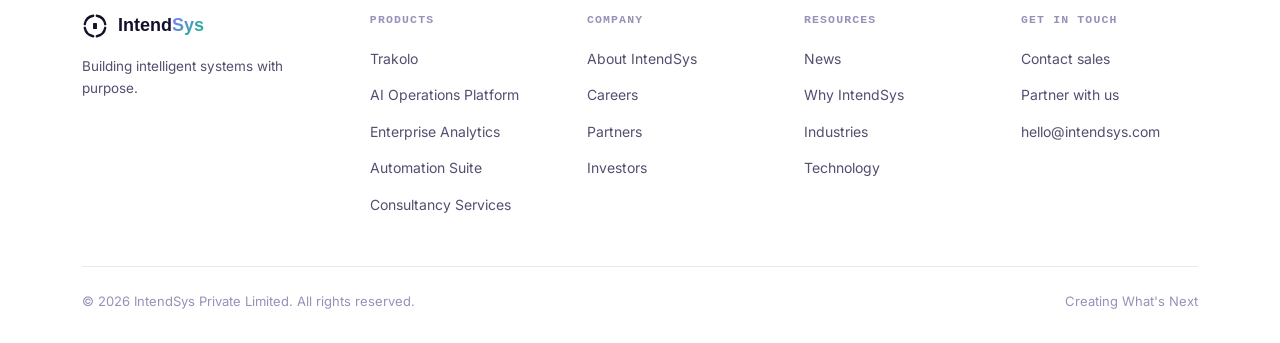
<file: trakolo.html>
<!DOCTYPE html>
<html lang="en">
<head>
<meta charset="UTF-8">
<meta name="viewport" content="width=device-width, initial-scale=1.0">
<title>Trakolo — AI-Powered Service Management | IntendSys</title>
<meta name="description" content="Trakolo is IntendSys's flagship AI-powered Service Management platform — ITSM, ticketing, asset management, workflow automation, and more.">
<link rel="icon" href="data:image/svg+xml,%3Csvg xmlns='http://www.w3.org/2000/svg' viewBox='0 0 100 100'%3E%3Cpath d='M56.95 10.61A40 40 0 0189.39 43.05M89.39 56.95A40 40 0 0156.95 89.39M43.05 89.39A40 40 0 0110.61 56.95M10.61 43.05A40 40 0 0143.05 10.61' fill='none' stroke='%2314102B' stroke-width='9' stroke-linecap='round'/%3E%3Crect x='42.5' y='38.5' width='15' height='23' rx='2.2' fill='%2314102B'/%3E%3C/svg%3E">
<link rel="stylesheet" href="styles.css">
</head>
<body>

<header class="site-header">
  <nav class="wrap nav">
    <a href="index.html" class="logo">
      <svg viewBox="0 0 100 100"><path d="M56.95 10.61A40 40 0 0189.39 43.05M89.39 56.95A40 40 0 0156.95 89.39M43.05 89.39A40 40 0 0110.61 56.95M10.61 43.05A40 40 0 0143.05 10.61" fill="none" stroke="currentColor" stroke-width="9" stroke-linecap="round"/><rect x="42.5" y="38.5" width="15" height="23" rx="2.2" fill="currentColor"/></svg>
      <span class="logo-text">Intend<span class="accent">Sys</span></span>
    </a>
    <button class="nav-toggle" aria-label="Toggle menu" aria-expanded="false">☰</button>
    <div class="nav-links">
      <a href="index.html#products">Products</a>
      <a href="index.html#consultancy">Consultancy</a>
      <a href="index.html#why">Why IntendSys</a>
      <a href="index.html#industries">Industries</a>
      <a href="about.html">Company</a>
      <a href="contact.html">Contact</a>
    </div>
    <div class="nav-actions">
      <button class="theme-toggle" aria-label="Toggle dark mode">
        <svg class="moon" viewBox="0 0 24 24" fill="none" stroke="currentColor" stroke-width="1.8" stroke-linecap="round" stroke-linejoin="round"><path d="M21 12.79A9 9 0 1111.21 3 7 7 0 0021 12.79z"/></svg>
        <svg class="sun" viewBox="0 0 24 24" fill="none" stroke="currentColor" stroke-width="1.8" stroke-linecap="round" stroke-linejoin="round"><circle cx="12" cy="12" r="4"/><path d="M12 2v2M12 20v2M4.9 4.9l1.4 1.4M17.7 17.7l1.4 1.4M2 12h2M20 12h2M4.9 19.1l1.4-1.4M17.7 6.3l1.4-1.4"/></svg>
      </button>
      <a href="contact.html" class="btn btn-ghost btn-sm">Partner with Us</a>
      <a href="contact.html" class="btn btn-primary btn-sm">Get a Demo</a>
    </div>
  </nav>
</header>

<section class="page-header">
  <div class="wrap">
    <span class="eyebrow">Flagship product</span>
    <h1>Trakolo</h1>
    <p class="lead">The AI-powered Service Management platform for ITSM, ticketing, asset management, and enterprise operations — built on IntendSys's core architecture.</p>
    <div class="hero-ctas" style="margin-top:28px;">
      <a href="contact.html" class="btn btn-primary">Get a Demo</a>
      <a href="contact.html" class="btn btn-ghost">Talk to Sales</a>
      <a href="https://trakolo.com/" class="btn btn-ghost" target="_blank" rel="noopener">Visit Trakolo.com ↗</a>
    </div>
  </div>
</section>

<section style="padding-top:0;">
  <div class="wrap">
    <div class="feature-grid">
      <div class="feature-item">
        <span class="icon"><svg viewBox="0 0 24 24" fill="none" stroke="currentColor" stroke-width="1.8" stroke-linecap="round" stroke-linejoin="round"><rect x="3" y="4" width="18" height="16" rx="2"/><path d="M3 9h18M8 4v16"/></svg></span>
        <h4>ITSM</h4>
        <p>Incident, problem, and change management aligned to how your teams actually work.</p>
      </div>
      <div class="feature-item">
        <span class="icon"><svg viewBox="0 0 24 24" fill="none" stroke="currentColor" stroke-width="1.8" stroke-linecap="round" stroke-linejoin="round"><path d="M4 6h16M4 12h10M4 18h13"/><circle cx="20" cy="12" r="1.4" fill="currentColor" stroke="none"/></svg></span>
        <h4>Ticketing</h4>
        <p>A fast, structured queue for every request — routed, prioritized, and tracked end to end.</p>
      </div>
      <div class="feature-item">
        <span class="icon"><svg viewBox="0 0 24 24" fill="none" stroke="currentColor" stroke-width="1.8" stroke-linecap="round" stroke-linejoin="round"><rect x="4" y="7" width="16" height="12" rx="2"/><path d="M9 7V5a3 3 0 016 0v2"/></svg></span>
        <h4>Asset Management</h4>
        <p>Track every device, license, and dependency across its full lifecycle.</p>
      </div>
      <div class="feature-item">
        <span class="icon"><svg viewBox="0 0 24 24" fill="none" stroke="currentColor" stroke-width="1.8" stroke-linecap="round" stroke-linejoin="round"><path d="M4 12a8 8 0 0114-5.3M20 12a8 8 0 01-14 5.3"/><path d="M18 4v4h-4M6 20v-4h4"/></svg></span>
        <h4>Workflow Automation</h4>
        <p>Rules and pipelines that move work forward without a human in every step.</p>
      </div>
      <div class="feature-item">
        <span class="icon"><svg viewBox="0 0 24 24" fill="none" stroke="currentColor" stroke-width="1.8" stroke-linecap="round" stroke-linejoin="round"><rect x="4" y="4" width="7" height="7" rx="1.5"/><rect x="13" y="4" width="7" height="7" rx="1.5"/><rect x="4" y="13" width="7" height="7" rx="1.5"/><circle cx="16.5" cy="16.5" r="3.5"/></svg></span>
        <h4>AI Agent</h4>
        <p>Resolves common requests, drafts responses, and escalates what actually needs a human.</p>
      </div>
      <div class="feature-item">
        <span class="icon"><svg viewBox="0 0 24 24" fill="none" stroke="currentColor" stroke-width="1.8" stroke-linecap="round" stroke-linejoin="round"><path d="M4 19.5A2.5 2.5 0 016.5 17H20"/><path d="M6.5 2H20v20H6.5A2.5 2.5 0 014 19.5v-15A2.5 2.5 0 016.5 2z"/></svg></span>
        <h4>Knowledge Base</h4>
        <p>A living library of articles that keeps answers consistent across every ticket.</p>
      </div>
      <div class="feature-item">
        <span class="icon"><svg viewBox="0 0 24 24" fill="none" stroke="currentColor" stroke-width="1.8" stroke-linecap="round" stroke-linejoin="round"><circle cx="12" cy="8" r="3.2"/><path d="M5 20c0-3.5 3-6 7-6s7 2.5 7 6"/></svg></span>
        <h4>Self-Service Portal</h4>
        <p>Let people find, request, and resolve things themselves — before a ticket is even needed.</p>
      </div>
      <div class="feature-item">
        <span class="icon"><svg viewBox="0 0 24 24" fill="none" stroke="currentColor" stroke-width="1.8" stroke-linecap="round" stroke-linejoin="round"><circle cx="12" cy="12" r="9"/><path d="M12 7v5l3.5 2"/></svg></span>
        <h4>SLA Management</h4>
        <p>Response and resolution targets tracked automatically, with escalation before they're missed.</p>
      </div>
    </div>
  </div>
</section>

<section>
  <div class="wrap">
    <div class="cta-band">
      <h2>See Trakolo running on your own data</h2>
      <p>A working demo, sized for how your team actually operates.</p>
      <div class="hero-ctas">
        <a href="contact.html" class="btn btn-primary">Get a Demo</a>
        <a href="contact.html" class="btn btn-ghost">Talk to Sales</a>
      </div>
    </div>
  </div>
</section>

<footer>
  <div class="wrap">
    <div class="footer-top">
      <div class="footer-brand">
        <a href="index.html" class="logo">
          <svg viewBox="0 0 100 100"><path d="M56.95 10.61A40 40 0 0189.39 43.05M89.39 56.95A40 40 0 0156.95 89.39M43.05 89.39A40 40 0 0110.61 56.95M10.61 43.05A40 40 0 0143.05 10.61" fill="none" stroke="currentColor" stroke-width="9" stroke-linecap="round"/><rect x="42.5" y="38.5" width="15" height="23" rx="2.2" fill="currentColor"/></svg>
          <span class="logo-text">Intend<span class="accent">Sys</span></span>
        </a>
        <p>Building intelligent systems with purpose.</p>
      </div>
      <div class="footer-col">
        <h5>Products</h5>
        <ul>
          <li><a href="trakolo.html">Trakolo</a></li>
          <li><a href="index.html#products">AI Operations Platform</a></li>
          <li><a href="index.html#products">Enterprise Analytics</a></li>
          <li><a href="index.html#products">Automation Suite</a></li>
          <li><a href="index.html#consultancy">Consultancy Services</a></li>
        </ul>
      </div>
      <div class="footer-col">
        <h5>Company</h5>
        <ul>
          <li><a href="about.html">About IntendSys</a></li>
          <li><a href="about.html#careers">Careers</a></li>
          <li><a href="about.html#partners">Partners</a></li>
          <li><a href="about.html#investors">Investors</a></li>
        </ul>
      </div>
      <div class="footer-col">
        <h5>Resources</h5>
        <ul>
          <li><a href="about.html#news">News</a></li>
          <li><a href="index.html#why">Why IntendSys</a></li>
          <li><a href="index.html#industries">Industries</a></li>
          <li><a href="index.html#technology">Technology</a></li>
        </ul>
      </div>
      <div class="footer-col">
        <h5>Get in touch</h5>
        <ul>
          <li><a href="contact.html">Contact sales</a></li>
          <li><a href="contact.html">Partner with us</a></li>
          <li><a href="mailto:hello@intendsys.com">hello@intendsys.com</a></li>
        </ul>
      </div>
    </div>
    <div class="footer-bottom">
      <span>© 2026 IntendSys Private Limited. All rights reserved.</span>
      <span>Creating What's Next</span>
    </div>
  </div>
</footer>

<script src="nav.js"></script>
</body>
</html>
</file>
<file: styles.css>
/* IntendSys — shared styles */

@import url('https://api.fontshare.com/v2/css?f[]=general-sans@600,500,700&display=swap');
@import url('https://fonts.googleapis.com/css2?family=Inter:wght@400;500;600;700&display=swap');

:root{
  --navy: #14102B;
  --blue: #6D5DFC;
  --blue-soft: #EEEAFF;
  --emerald: #10B981;
  --emerald-soft: #E4F7EF;

  --ink: #14102B;
  --ink-soft: #534F70;
  --ink-faint: #9691B8;
  --paper: #FFFFFF;
  --panel: #F9F8FC;
  --panel-raised: #FFFFFF;
  --line: rgba(20,16,43,0.09);
  --line-strong: rgba(20,16,43,0.16);

  --shadow: 0 1px 2px rgba(20,16,43,0.05), 0 12px 32px -16px rgba(20,16,43,0.14);
  --shadow-lg: 0 24px 64px -24px rgba(20,16,43,0.26);

  --display: 'General Sans', -apple-system, BlinkMacSystemFont, 'Segoe UI', sans-serif;
  --sans: 'Inter', -apple-system, BlinkMacSystemFont, 'Segoe UI', sans-serif;
  --mono: ui-monospace, 'SF Mono', 'JetBrains Mono', Menlo, Consolas, monospace;

  --radius: 14px;
  --wrap: 1180px;
}

:root[data-theme="dark"]{
  --ink: #F1F5F9;
  --ink-soft: #A9B4C4;
  --ink-faint: #64748B;
  --paper: #100C24;
  --panel: #17122F;
  --panel-raised: #1C1640;
  --line: rgba(241,245,249,0.09);
  --line-strong: rgba(241,245,249,0.16);
  --blue-soft: rgba(109,93,252,0.2);
  --emerald-soft: rgba(16,185,129,0.14);
  --shadow: 0 1px 2px rgba(0,0,0,0.2), 0 12px 32px -16px rgba(0,0,0,0.5);
  --shadow-lg: 0 24px 64px -24px rgba(0,0,0,0.7);
}

@media (prefers-color-scheme: dark){
  :root:not([data-theme="light"]){
    --ink: #F1F5F9;
    --ink-soft: #A9B4C4;
    --ink-faint: #64748B;
    --paper: #100C24;
    --panel: #17122F;
    --panel-raised: #1C1640;
    --line: rgba(241,245,249,0.09);
    --line-strong: rgba(241,245,249,0.16);
    --blue-soft: rgba(109,93,252,0.2);
    --emerald-soft: rgba(16,185,129,0.14);
    --shadow: 0 1px 2px rgba(0,0,0,0.2), 0 12px 32px -16px rgba(0,0,0,0.5);
    --shadow-lg: 0 24px 64px -24px rgba(0,0,0,0.7);
  }
}

*{ box-sizing: border-box; margin:0; padding:0; }
html{ scroll-behavior: smooth; }
@media (prefers-reduced-motion: reduce){
  html{ scroll-behavior: auto; }
  *{ animation: none !important; transition: none !important; }
}
body{
  font-family: var(--sans);
  background: var(--paper);
  color: var(--ink);
  line-height: 1.6;
  -webkit-font-smoothing: antialiased;
  transition: background .25s ease, color .25s ease;
}
a{ color: inherit; text-decoration: none; }
img,svg{ display:block; max-width:100%; }
:focus-visible{ outline: 2px solid var(--blue); outline-offset: 3px; border-radius: 4px; }

.wrap{ max-width: var(--wrap); margin: 0 auto; padding: 0 32px; }

h1,h2,h3,h4{ font-family: var(--display); font-weight: 600; letter-spacing: -0.02em; text-wrap: balance; color: var(--ink); }
h1{ font-size: clamp(38px, 5.6vw, 68px); line-height: 1.06; }
h2{ font-size: clamp(28px, 3.4vw, 42px); line-height: 1.14; }
h3{ font-size: 20px; line-height: 1.3; }
p{ color: var(--ink-soft); }
.lead{ font-size: clamp(17px, 1.7vw, 20px); color: var(--ink-soft); max-width: 60ch; }

.eyebrow{
  display:inline-flex; align-items:center; gap:8px;
  font-family: var(--mono); font-size: 12.5px; letter-spacing: 0.12em; text-transform: uppercase;
  color: var(--blue); font-weight: 600;
}
.eyebrow::before{ content:""; width:6px; height:6px; border-radius:50%; background: var(--emerald); }

/* Buttons */
.btn{
  display:inline-flex; align-items:center; justify-content:center; gap:8px;
  padding: 13px 24px; border-radius: 10px; font-weight: 600; font-size: 15px;
  border: 1.5px solid transparent; cursor: pointer; font-family: var(--sans);
  transition: transform .15s ease, background .15s ease, border-color .15s ease, box-shadow .15s ease;
  white-space: nowrap;
}
.btn:active{ transform: translateY(1px); }
.btn-primary{ background: var(--navy); color: #fff; box-shadow: var(--shadow); }
.btn-primary:hover{ background: var(--blue); }
:root[data-theme="dark"] .btn-primary,
@media (prefers-color-scheme: dark){ .btn-primary{ background: var(--blue); color:#fff; } }
.btn-ghost{ border-color: var(--line-strong); color: var(--ink); background: transparent; }
.btn-ghost:hover{ border-color: var(--blue); color: var(--blue); }
.btn-sm{ padding: 9px 16px; font-size: 13.5px; border-radius: 8px; }

/* Nav */
.site-header{
  position: sticky; top:0; z-index: 100;
  background: color-mix(in srgb, var(--paper) 82%, transparent);
  backdrop-filter: blur(14px); -webkit-backdrop-filter: blur(14px);
  border-bottom: 1px solid var(--line);
}
.nav{ display:flex; align-items:center; padding: 18px 0; gap: 12px; }
.logo{ display:flex; align-items:center; gap:10px; font-family: var(--display); font-weight:600; font-size:18px; color: var(--ink); flex-shrink:0; }
.logo svg{ width:26px; height:26px; color: var(--navy); }
.logo .accent{
  color: var(--blue); /* fallback for browsers without background-clip:text */
  background: linear-gradient(135deg, #8B7CFF, var(--emerald));
  -webkit-background-clip: text;
  background-clip: text;
  -webkit-text-fill-color: transparent;
}
:root[data-theme="dark"] .logo svg{ color: var(--ink); }
@media (prefers-color-scheme: dark){ .logo svg{ color: var(--ink); } }

.nav-links{ display:flex; gap:30px; font-size:14.5px; color: var(--ink-soft); font-weight:500; margin-left:44px; }
.nav-links a:hover{ color: var(--ink); }
.nav-links a.current{ color: var(--ink); }
.nav-actions{ display:flex; align-items:center; gap:10px; margin-left:auto; padding-left:16px; }
.theme-toggle{
  width:38px; height:38px; border-radius:8px; border:1px solid var(--line-strong);
  background: transparent; color: var(--ink-soft); display:flex; align-items:center; justify-content:center;
  cursor:pointer; flex-shrink:0;
}
.theme-toggle:hover{ color: var(--ink); border-color: var(--blue); }
.theme-toggle svg{ width:17px; height:17px; }
.theme-toggle .sun{ display:none; }
:root[data-theme="dark"] .theme-toggle .moon{ display:none; }
:root[data-theme="dark"] .theme-toggle .sun{ display:block; }
@media (prefers-color-scheme: dark){
  :root:not([data-theme="light"]) .theme-toggle .moon{ display:none; }
  :root:not([data-theme="light"]) .theme-toggle .sun{ display:block; }
}

.nav-toggle{ display:none; background:none; border:1px solid var(--line-strong); border-radius:8px; font-size:18px; width:40px; height:40px; align-items:center; justify-content:center; cursor:pointer; color:var(--ink); }

@media (max-width: 1080px){
  .nav-toggle{ display:inline-flex; }
  .nav-actions .btn-ghost{ display:none; }
  .nav-links{
    display:none; flex-direction:column; gap:0; margin-left:0;
    position:absolute; top:100%; left:20px; right:20px;
    background: var(--panel-raised); border:1px solid var(--line); border-radius:12px;
    padding:6px 18px; box-shadow: var(--shadow-lg); z-index:60;
  }
  .nav-links.open{ display:flex; }
  .nav-links a{ padding:13px 0; border-bottom:1px solid var(--line); }
  .nav-links a:last-child{ border-bottom:none; }
}

/* Sections */
section{ padding: 96px 0; }
section + section{ border-top: 1px solid var(--line); }
.section-head{ max-width: 640px; margin-bottom: 56px; }
.section-head .eyebrow{ margin-bottom: 14px; }
.section-head h2{ margin-bottom: 14px; }

/* Hero */
.hero{ padding: 88px 0 40px; border-top:none; }
.hero-inner{ display:grid; grid-template-columns: 1.05fr 0.95fr; gap: 64px; align-items:center; }
.hero h1{ margin-bottom: 22px; }
.hero .lead{ margin-bottom: 34px; }
.hero-ctas{ display:flex; gap:14px; flex-wrap:wrap; margin-bottom: 28px; }
.hero-note{ font-size: 13px; color: var(--ink-faint); font-family: var(--mono); }

.philosophy-strip{
  display:flex; align-items:center; gap:14px; flex-wrap:wrap;
  margin-top: 40px; padding-top: 28px; border-top: 1px solid var(--line);
}
.philosophy-strip .word{ font-family: var(--display); font-weight:600; font-size:15px; color: var(--ink); }
.philosophy-strip .sep{ color: var(--ink-faint); }
.philosophy-strip .tag{ font-size:13.5px; color: var(--ink-soft); margin-left:auto; }

/* Product mockup */
.mockup{
  background: var(--panel-raised); border:1px solid var(--line); border-radius: 18px;
  box-shadow: var(--shadow-lg); padding: 20px; position:relative; overflow:hidden;
}
.mockup::before{
  content:""; position:absolute; inset:-40% -40% auto auto; width:60%; height:60%;
  background: radial-gradient(circle, var(--blue-soft), transparent 70%); z-index:0; pointer-events:none;
}
.mockup-bar{ display:flex; align-items:center; gap:8px; margin-bottom:16px; position:relative; z-index:1; }
.mockup-dot{ width:9px; height:9px; border-radius:50%; background: var(--line-strong); }
.mockup-title{ font-size:12.5px; color: var(--ink-faint); font-family: var(--mono); margin-left:8px; }
.ticket-row{
  display:grid; grid-template-columns: auto 1fr auto auto; align-items:center; gap:14px;
  padding: 14px; border-radius:10px; background: var(--panel); border:1px solid var(--line);
  margin-bottom:10px; position:relative; z-index:1;
}
.ticket-row:last-child{ margin-bottom:0; }
.ticket-avatar{ width:26px; height:26px; border-radius:50%; background: linear-gradient(135deg, var(--blue), var(--emerald)); flex-shrink:0; }
.ticket-lines .l1{ height:9px; width:70%; background: var(--line-strong); border-radius:4px; margin-bottom:7px; }
.ticket-lines .l2{ height:7px; width:45%; background: var(--line); border-radius:4px; }
.pill{ font-size:11px; font-weight:600; padding:4px 10px; border-radius:20px; white-space:nowrap; font-family: var(--mono); }
.pill-open{ background: var(--blue-soft); color: var(--blue); }
.pill-progress{ background: var(--emerald-soft); color: var(--emerald); }
.pill-done{ background: var(--line); color: var(--ink-faint); }
.ticket-id{ font-size:12px; color: var(--ink-faint); font-family: var(--mono); }

/* Product cards */
.product-grid{ display:grid; grid-template-columns: 1.3fr 1fr; gap: 24px; }
.product-card{
  border:1px solid var(--line); border-radius: var(--radius); padding: 36px;
  background: var(--panel-raised); position:relative; overflow:hidden;
}
.product-card.flagship{
  background: linear-gradient(160deg, var(--panel-raised), var(--panel));
  border-color: var(--line-strong);
  box-shadow: var(--shadow);
}
.product-card .badge{
  display:inline-flex; align-items:center; gap:6px; font-size:11.5px; font-weight:700;
  text-transform:uppercase; letter-spacing:0.08em; padding:5px 11px; border-radius:20px;
  background: var(--emerald-soft); color: var(--emerald); margin-bottom:18px; font-family: var(--mono);
}
.product-card h3{ font-size: 24px; margin-bottom:8px; }
.product-card .tagline{ color: var(--ink-soft); font-size:15px; margin-bottom:22px; }
.feature-tags{ display:flex; flex-wrap:wrap; gap:8px; margin-bottom:26px; }
.feature-tags span{
  font-size:12.5px; padding:6px 12px; border-radius:8px; background: var(--panel); border:1px solid var(--line);
  color: var(--ink-soft); font-family: var(--mono);
}
.coming-soon-grid{ display:grid; gap:16px; }
.soon-card{
  border:1px dashed var(--line-strong); border-radius:12px; padding:22px;
  color: var(--ink-faint); display:flex; flex-direction:column; gap:6px;
}
.soon-card .name{ font-family: var(--display); font-weight:600; color: var(--ink-soft); font-size:16px; }
.soon-card .tag{ font-size:11.5px; text-transform:uppercase; letter-spacing:0.08em; font-family: var(--mono); }

/* Feature grid (Why IntendSys) */
.feature-grid{ display:grid; grid-template-columns: repeat(4, 1fr); gap: 1px; background: var(--line); border:1px solid var(--line); border-radius: var(--radius); overflow:hidden; }
.feature-item{ background: var(--panel-raised); padding: 30px 26px; display:flex; flex-direction:column; gap:14px; }
.feature-item .icon{ width:38px; height:38px; border-radius:10px; background: var(--blue-soft); color: var(--blue); display:flex; align-items:center; justify-content:center; }
.feature-item .icon svg{ width:19px; height:19px; }
.feature-item h4{ font-family: var(--display); font-weight:600; font-size:15.5px; color: var(--ink); }
.feature-item p{ font-size:13.5px; margin:0; }

/* Chip grids (Industries, Technology) */
.chip-grid{ display:flex; flex-wrap:wrap; gap:12px; }
.chip{
  display:flex; align-items:center; gap:10px; padding: 14px 20px; border-radius:12px;
  border:1px solid var(--line); background: var(--panel-raised); font-weight:600; font-size:14.5px;
  color: var(--ink); transition: border-color .15s ease, transform .15s ease;
}
.chip:hover{ border-color: var(--blue); transform: translateY(-2px); }
.chip .dot{ width:7px; height:7px; border-radius:50%; background: var(--emerald); }

.subhead{ font-family: var(--mono); font-size:12.5px; text-transform:uppercase; letter-spacing:0.1em; color: var(--ink-faint); margin:48px 0 18px; }

/* Engagement principles */
.principle-row{ display:flex; flex-wrap:wrap; gap:12px; }
.principle{
  flex:1; min-width:150px; padding:18px 20px; border-radius:12px; border:1px solid var(--line);
  background: var(--panel-raised);
}
.principle .name{ font-family: var(--display); font-weight:600; font-size:15px; color: var(--ink); margin-bottom:6px; }
.principle .desc{ font-size:12.5px; color: var(--ink-soft); }

/* Process strip */
.process-strip{ display:flex; overflow-x:auto; gap:1px; background: var(--line); border:1px solid var(--line); border-radius: var(--radius); }
.process-step{ background: var(--panel-raised); flex:1; min-width:130px; padding:20px 16px; }
.process-step .num{ font-family: var(--mono); font-size:12px; color: var(--blue); font-weight:700; margin-bottom:8px; }
.process-step .name{ font-family: var(--display); font-weight:600; font-size:14px; color: var(--ink); margin-bottom:6px; }
.process-step .desc{ font-size:12px; color: var(--ink-soft); line-height:1.5; }

/* Vision */
.vision{ text-align:center; }
.vision-inner{ max-width: 780px; margin: 0 auto; }
.vision blockquote{ font-family: var(--display); font-size: clamp(24px, 3.4vw, 38px); font-weight:600; letter-spacing:-0.02em; color: var(--ink); line-height:1.3; text-wrap: balance; }
.vision .eyebrow{ justify-content:center; margin-bottom:24px; }

/* CTA band */
.cta-band{
  border-radius: 24px; padding: 64px 56px; text-align:center;
  background: var(--navy); color:#fff; position:relative; overflow:hidden;
}
.cta-band::before{ content:""; position:absolute; inset:0; background: radial-gradient(circle at 20% 20%, rgba(109,93,252,0.4), transparent 55%), radial-gradient(circle at 80% 80%, rgba(16,185,129,0.28), transparent 55%); }
.cta-band > *{ position:relative; z-index:1; }
.cta-band h2{ color:#fff; margin-bottom:14px; }
.cta-band p{ color: rgba(255,255,255,0.72); max-width:52ch; margin: 0 auto 30px; }
.cta-band .hero-ctas{ justify-content:center; }
.cta-band .btn-ghost{ border-color: rgba(255,255,255,0.3); color:#fff; }
.cta-band .btn-ghost:hover{ border-color: var(--emerald); color: var(--emerald); }
.cta-band .btn-primary{ background:#fff; color: var(--navy); }
.cta-band .btn-primary:hover{ background: var(--emerald-soft); }

/* Footer */
footer{ padding: 64px 0 32px; }
.footer-top{ display:grid; grid-template-columns: 1.4fr repeat(4, 1fr); gap: 40px; padding-bottom: 48px; border-bottom: 1px solid var(--line); }
.footer-brand .logo{ margin-bottom: 16px; }
.footer-brand p{ font-size: 13.5px; max-width: 32ch; }
.footer-col h5{ font-family: var(--mono); font-size:11.5px; text-transform:uppercase; letter-spacing:0.1em; color: var(--ink-faint); margin-bottom:16px; }
.footer-col ul{ list-style:none; display:flex; flex-direction:column; gap:11px; }
.footer-col a{ font-size:14px; color: var(--ink-soft); }
.footer-col a:hover{ color: var(--ink); }
.footer-bottom{ display:flex; align-items:center; justify-content:space-between; padding-top:24px; font-size:13px; color: var(--ink-faint); flex-wrap:wrap; gap:12px; }
.footer-bottom .socials{ display:flex; gap:16px; }

/* Page header (inner pages) */
.page-header{ padding: 72px 0 48px; }
.page-header .eyebrow{ margin-bottom:16px; }
.page-header .lead{ margin-top:14px; }

@media (max-width: 900px){
  .hero-inner{ grid-template-columns: 1fr; }
  .product-grid{ grid-template-columns: 1fr; }
  .feature-grid{ grid-template-columns: repeat(2, 1fr); }
  .footer-top{ grid-template-columns: repeat(2, 1fr); }
}
@media (max-width: 560px){
  section{ padding: 64px 0; }
  .feature-grid{ grid-template-columns: 1fr; }
  .footer-top{ grid-template-columns: 1fr; gap:32px; }
  .cta-band{ padding: 48px 24px; }
}
</file>
